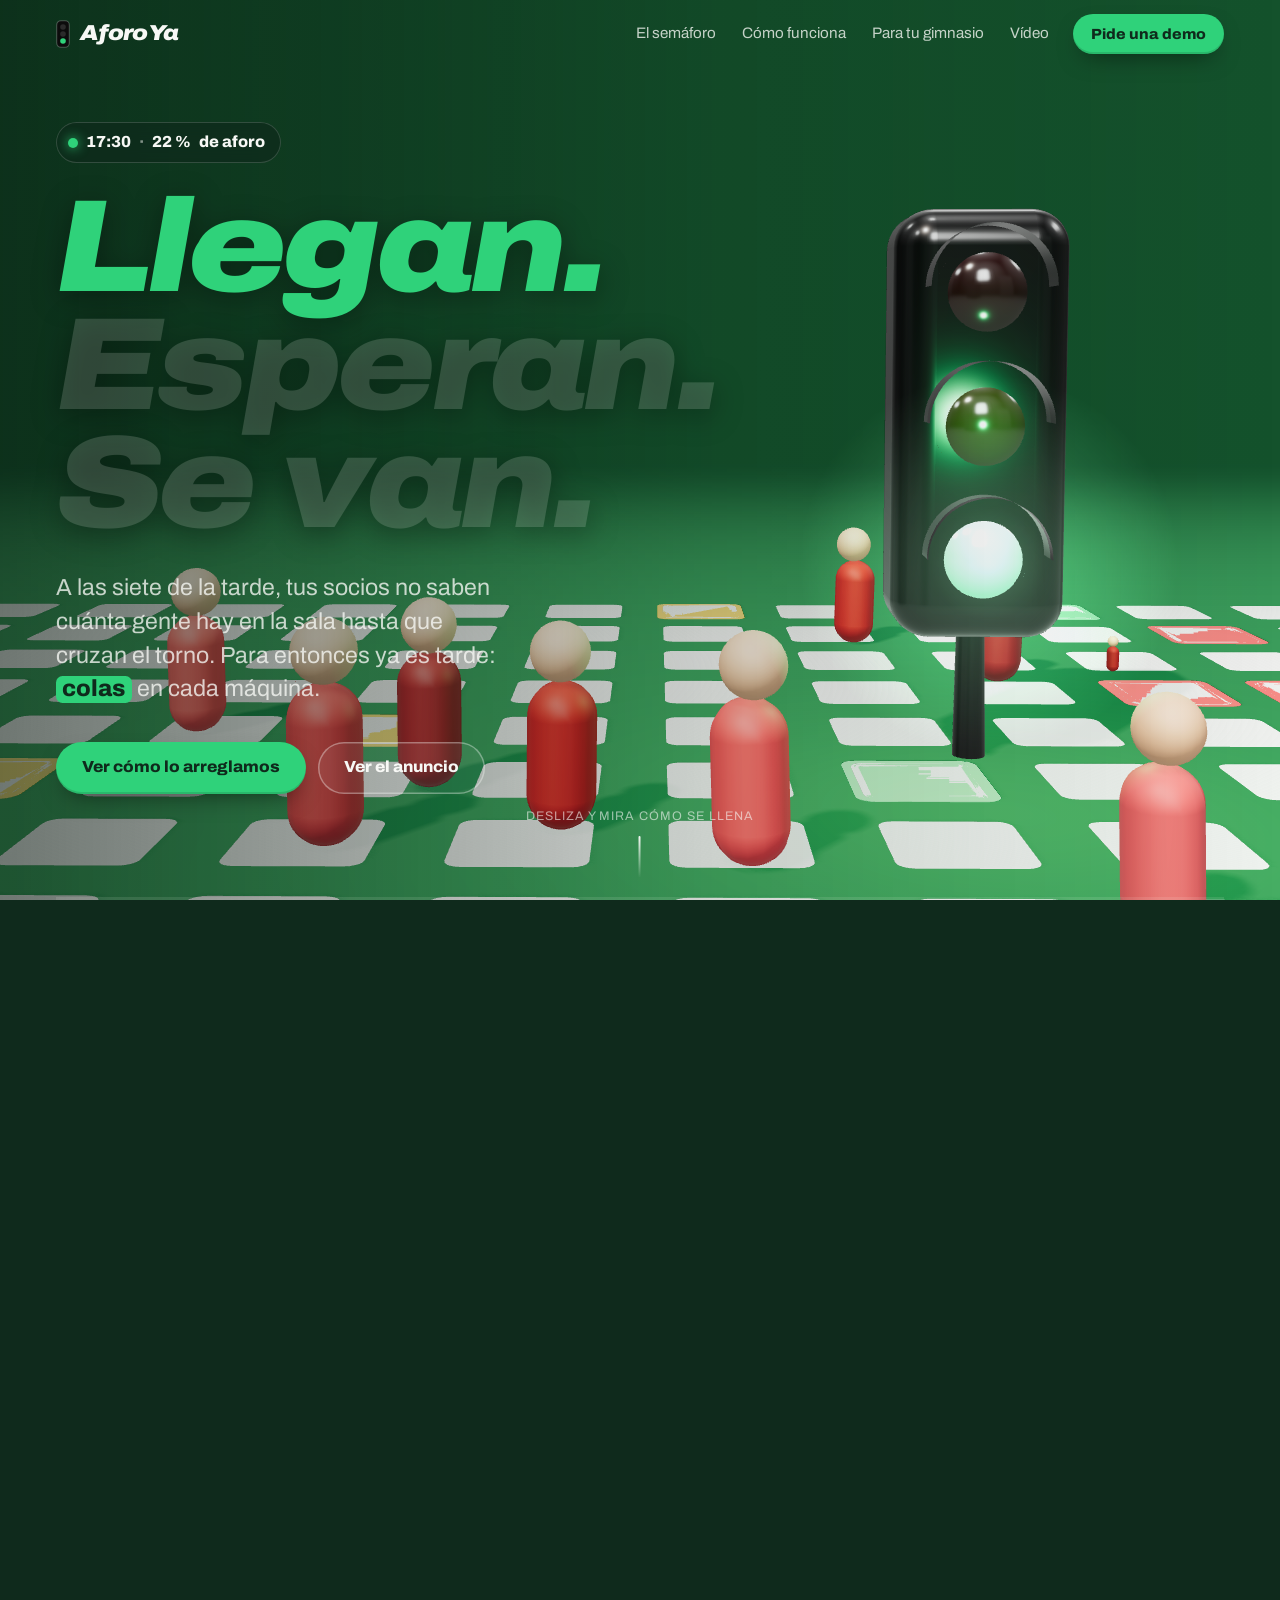
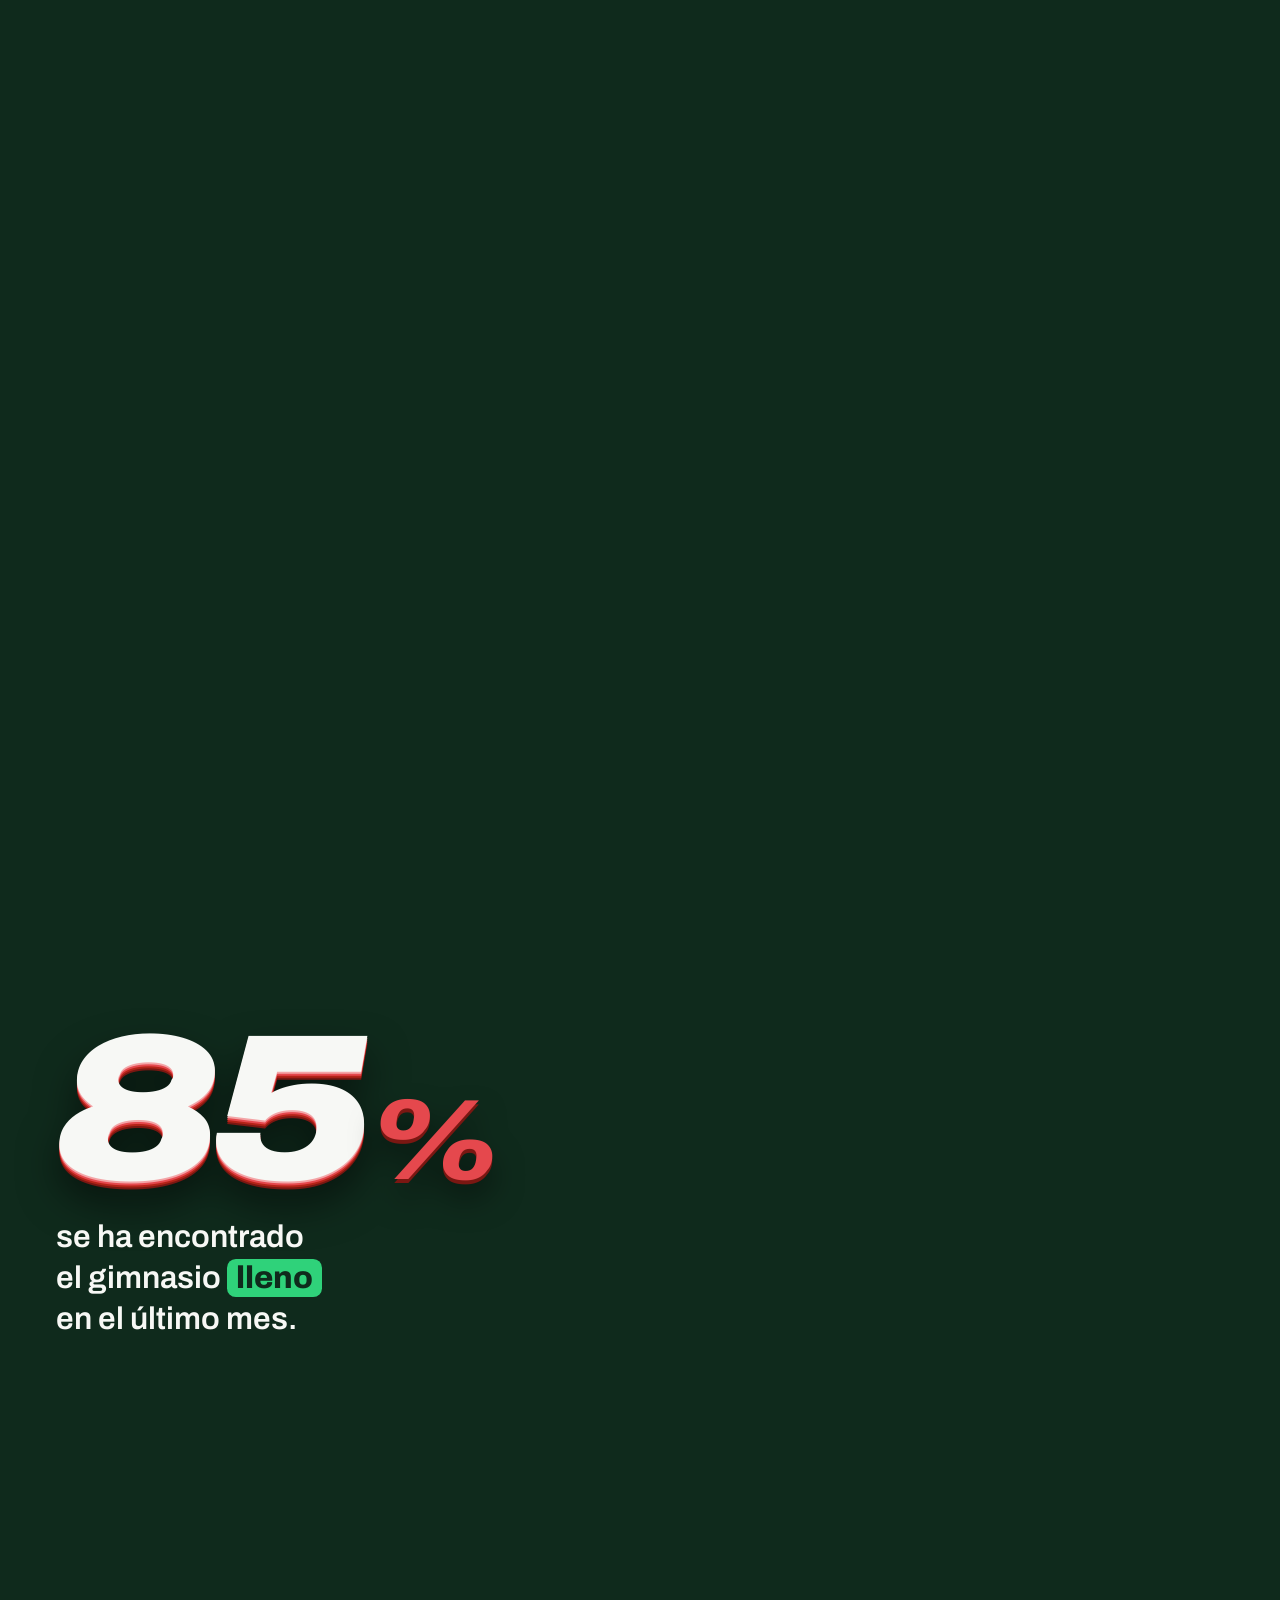
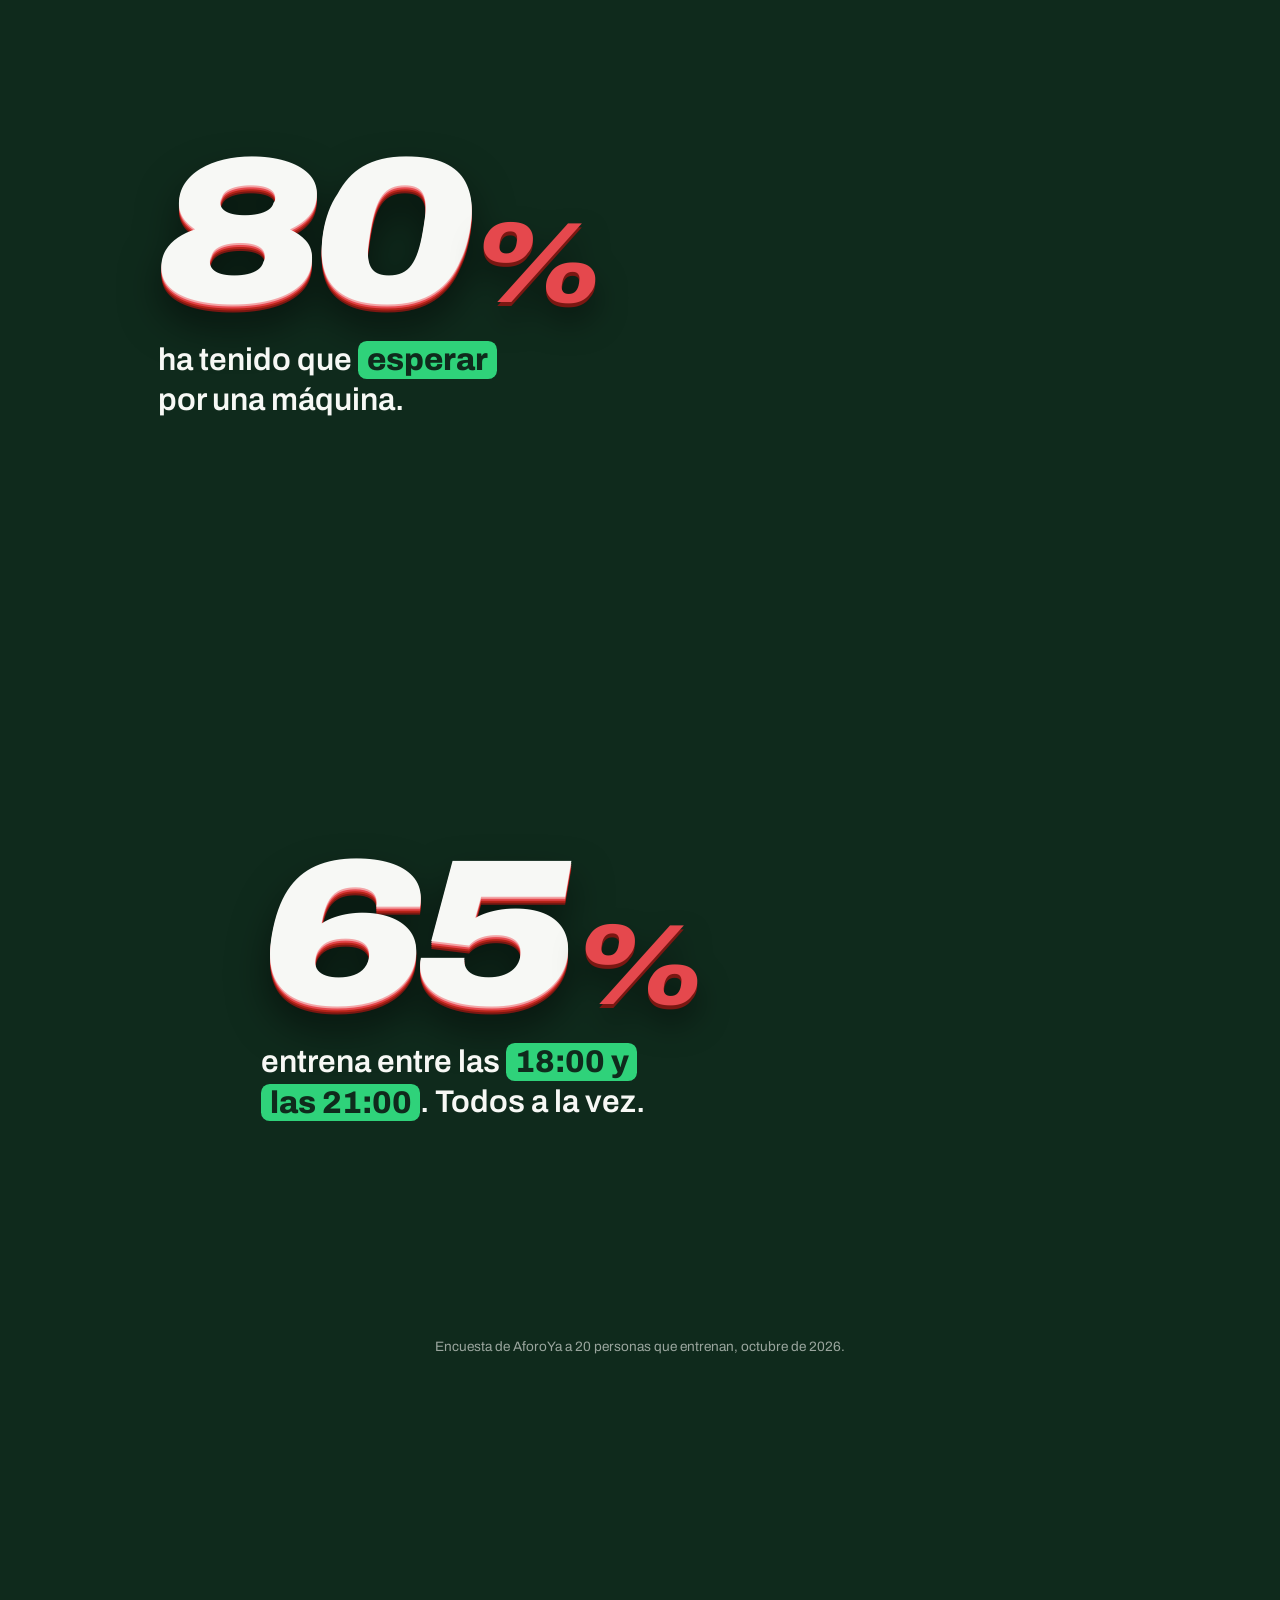
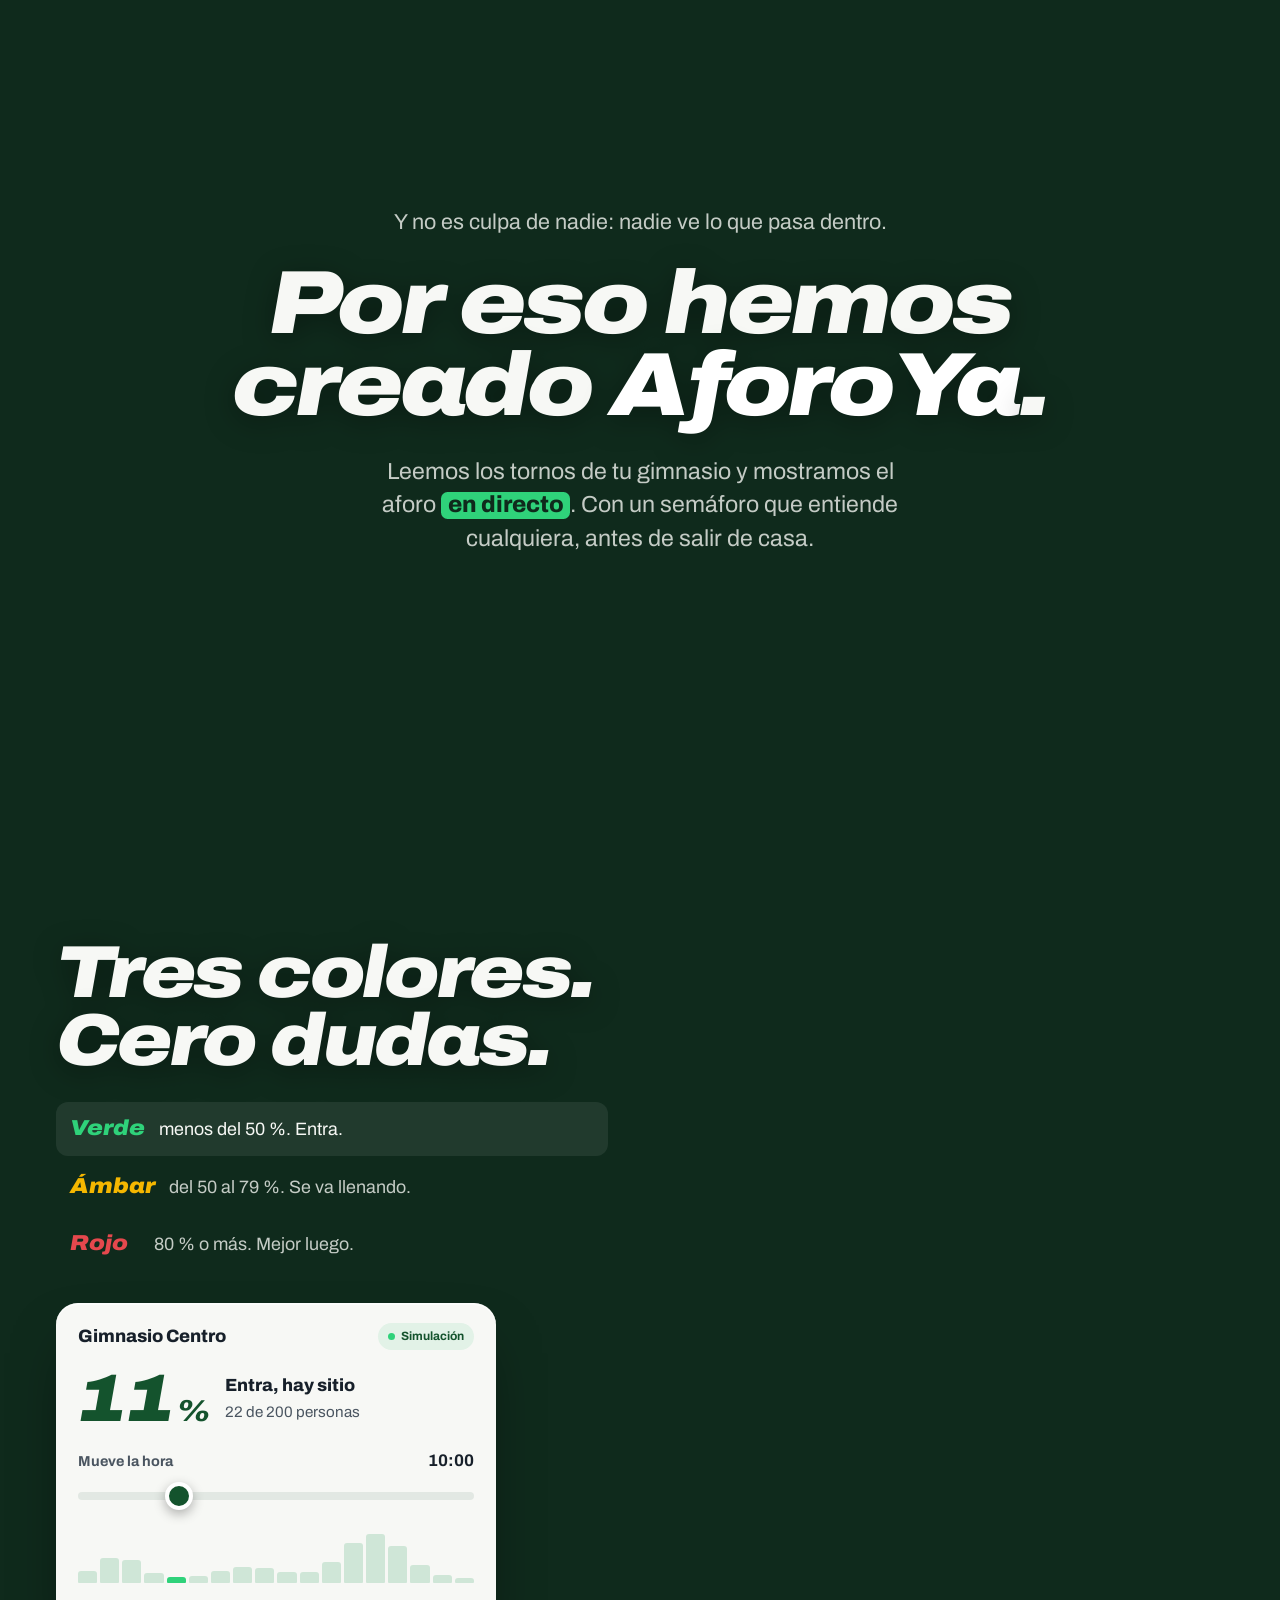
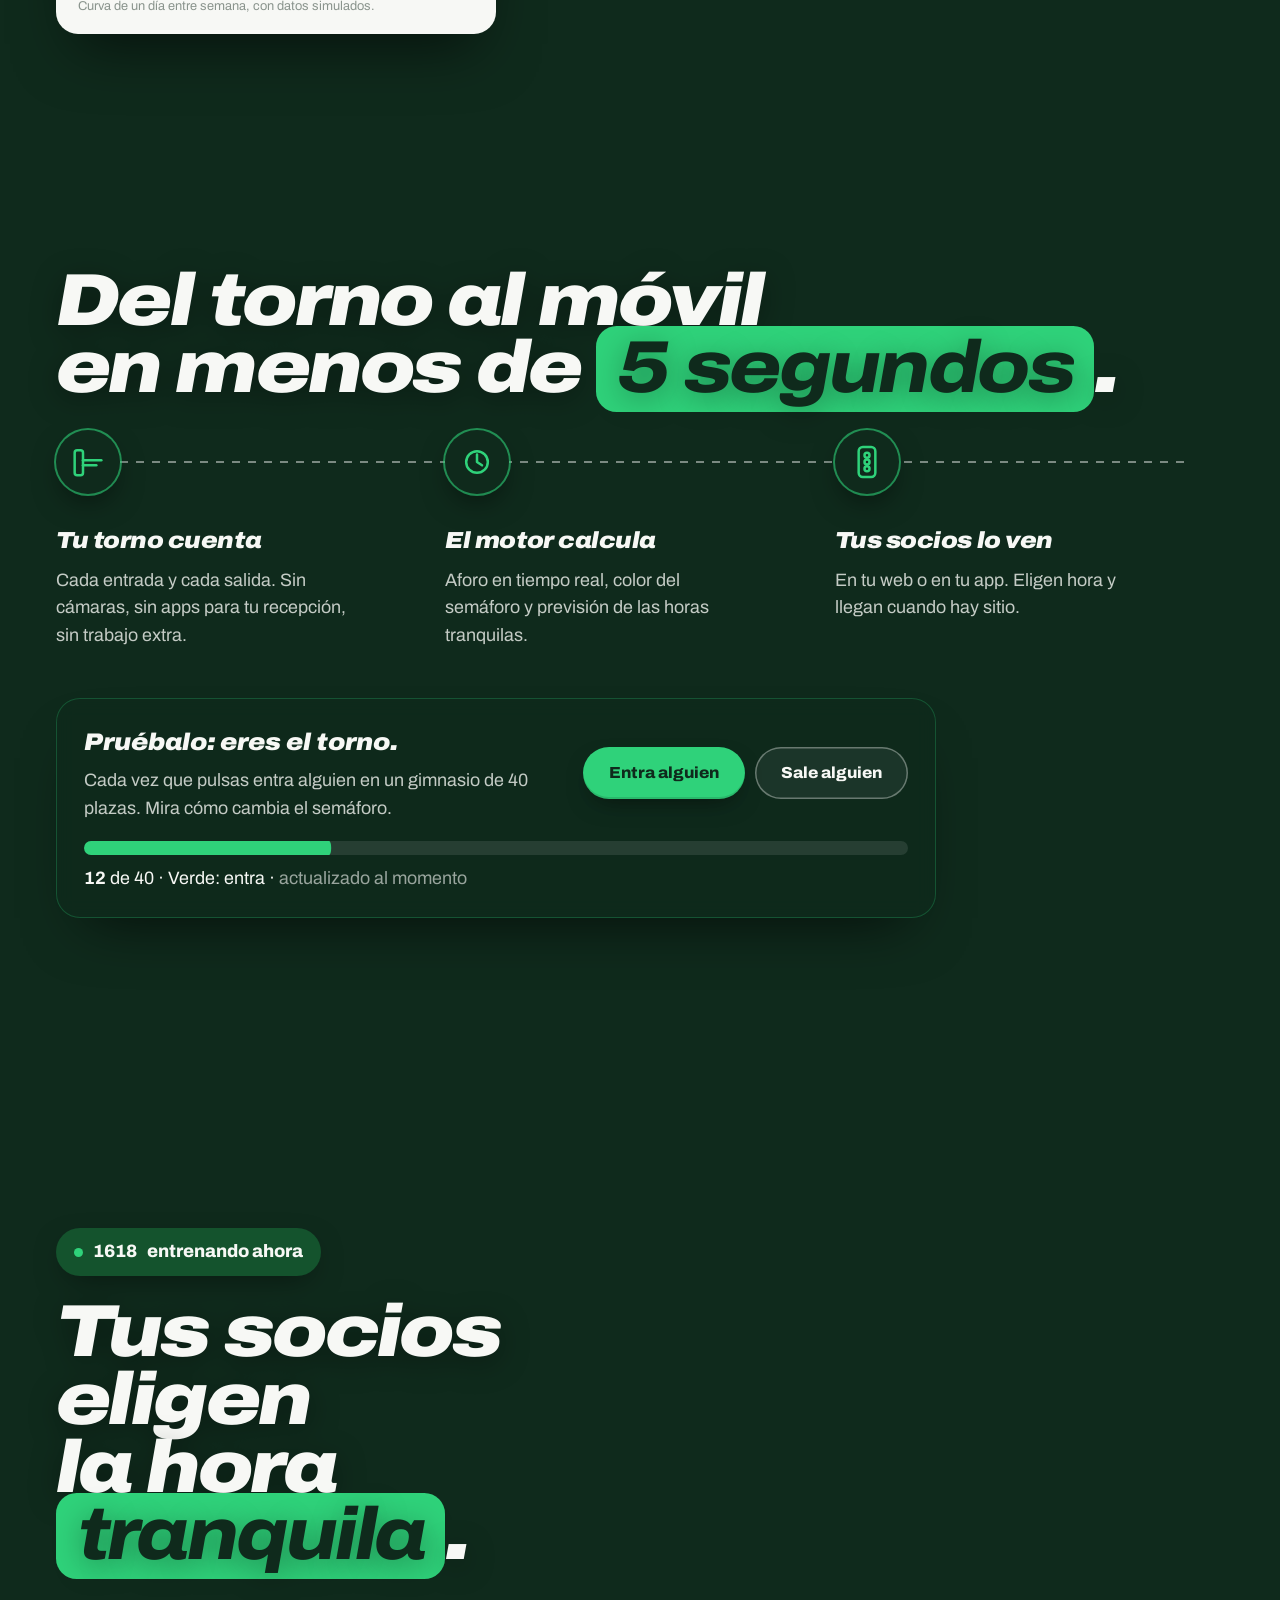
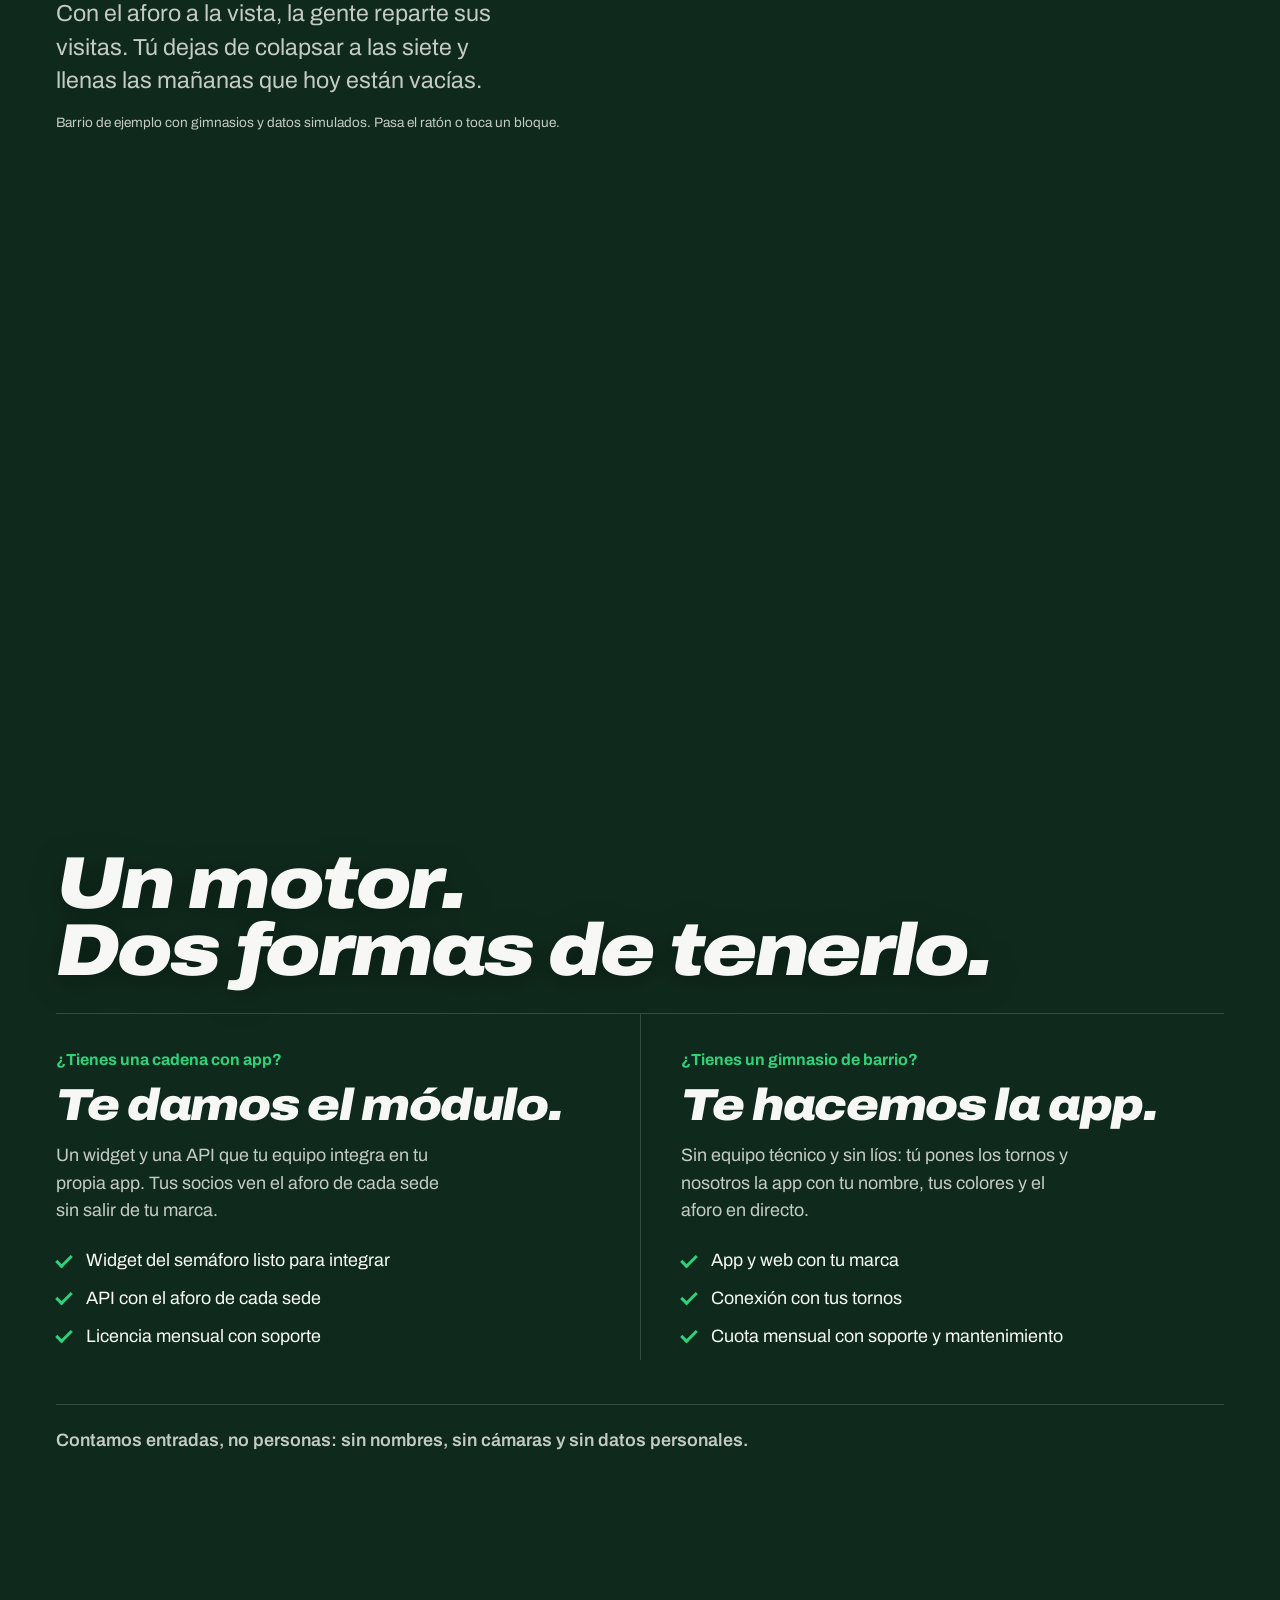
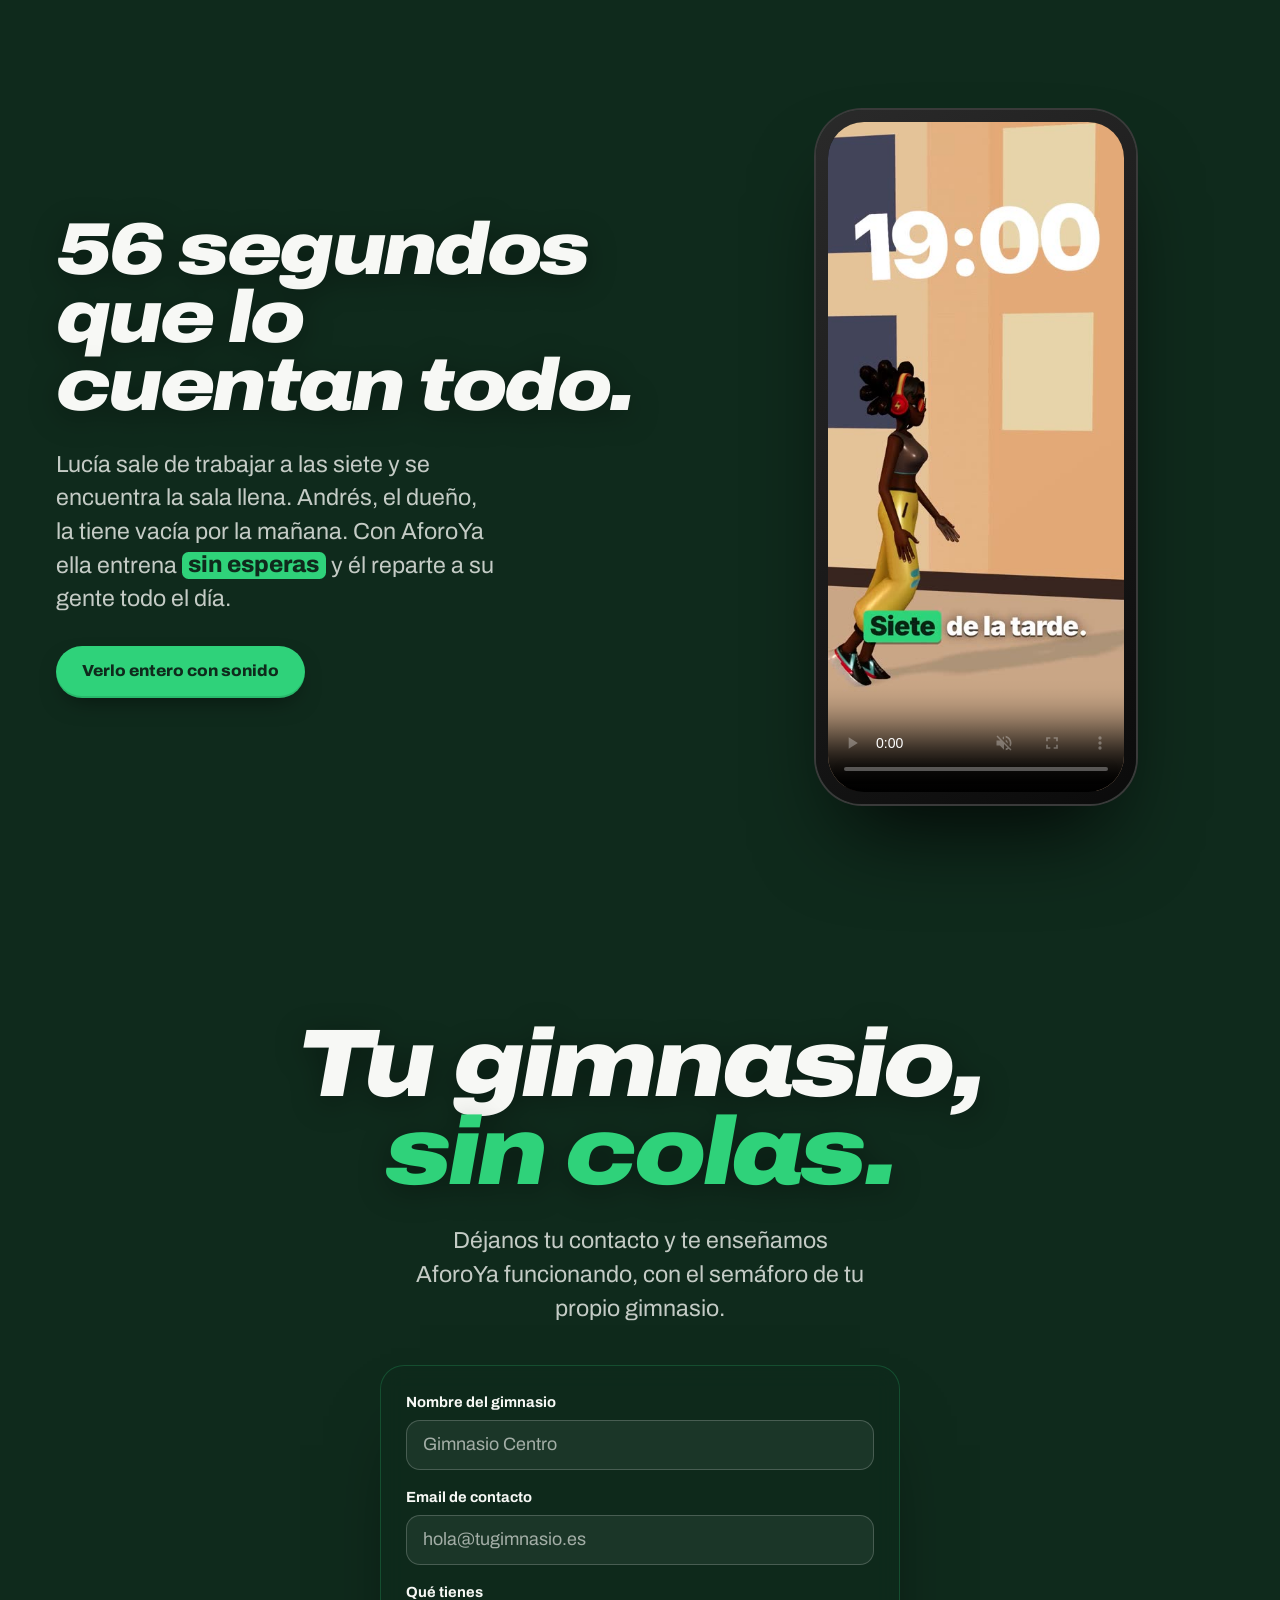
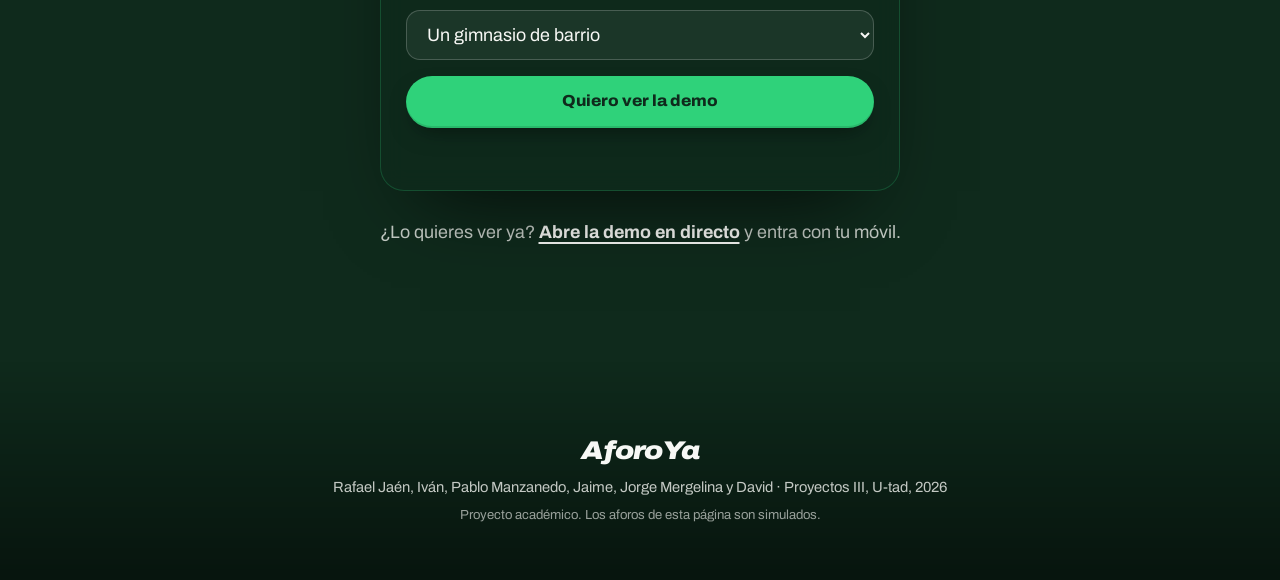
<file: web-sprint2/index.html>
<!DOCTYPE html>
<html lang="es">
<head>
  <meta charset="UTF-8">
  <meta name="viewport" content="width=device-width, initial-scale=1">
  <title>AforoYa · Tu gimnasio, sin colas</title>
  <meta name="description" content="AforoYa lee los tornos de tu gimnasio y muestra el aforo en directo con un semáforo. Tus socios eligen la hora tranquila y tu sala deja de colapsar a las siete.">
  <meta name="theme-color" content="#0f2a1c">
  <link rel="icon" href="data:image/svg+xml,%3Csvg xmlns='http://www.w3.org/2000/svg' viewBox='0 0 32 32'%3E%3Crect x='9' y='2' width='14' height='28' rx='5' fill='%2314532d'/%3E%3Ccircle cx='16' cy='9' r='3.2' fill='%23e5484d'/%3E%3Ccircle cx='16' cy='16' r='3.2' fill='%23f5b700'/%3E%3Ccircle cx='16' cy='23' r='3.2' fill='%232fd27a'/%3E%3C/svg%3E">
  <link rel="stylesheet" href="fonts/fuentes.css">
  <link rel="stylesheet" href="styles.css">
</head>
<body>
  <canvas id="escena" aria-hidden="true"></canvas>
  <div class="velo" aria-hidden="true"></div>

  <header class="barra">
    <a class="marca" href="#inicio" aria-label="AforoYa, inicio">
      <svg class="marca-icono" viewBox="0 0 20 40" aria-hidden="true"><rect x="1" y="1" width="18" height="38" rx="6"/><circle class="l-r" cx="10" cy="10" r="4"/><circle class="l-a" cx="10" cy="20" r="4"/><circle class="l-v" cx="10" cy="30" r="4"/></svg>
      <span>AforoYa</span>
    </a>
    <nav class="menu" aria-label="Secciones">
      <a href="#semaforo">El semáforo</a>
      <a href="#torno">Cómo funciona</a>
      <a href="#para-ti">Para tu gimnasio</a>
      <a href="#anuncio">Vídeo</a>
    </nav>
    <a class="boton boton-claro boton-peque" href="#contacto">Pide una demo</a>
  </header>

  <main>
    <!-- 1 · Apertura: la sección se queda fija y al deslizar pasa la tarde -->
    <section id="inicio" class="apertura" data-escena="cola" data-fija data-estado="verde">
      <div class="apertura-fija">
        <div class="contenido">
          <p class="reloj-hero" aria-hidden="true"><i></i><span id="h-hora">17:30</span><span class="sep">·</span><span id="h-pct">22 %</span><span>de aforo</span></p>
          <h1 class="titular" aria-label="Llegan. Esperan. Se van.">
            <span class="linea l1"><span>Llegan.</span></span>
            <span class="linea l2"><span>Esperan.</span></span>
            <span class="linea l3"><span>Se van.</span></span>
          </h1>
          <p class="entradilla">A las siete de la tarde, tus socios no saben cuánta gente hay en la sala hasta que cruzan el torno. Para entonces ya es tarde: <mark>colas</mark> en cada máquina.</p>
          <div class="acciones">
            <a class="boton boton-claro" href="#semaforo">Ver cómo lo arreglamos</a>
            <a class="boton boton-hueco" href="#anuncio">Ver el anuncio</a>
          </div>
        </div>
        <div class="progreso-hero" aria-hidden="true"><i id="h-barra"></i></div>
        <a class="desliza" href="#problema" aria-label="Bajar a la siguiente sección"><span>Desliza y mira cómo se llena</span><i></i></a>
      </div>
    </section>

    <!-- 2 · Problema con cifras -->
    <section id="problema" class="seccion problema" data-escena="agobio">
      <div class="cifras">
        <div class="cifra" data-valor="85">
          <p class="cifra-num"><span class="n">0</span><span class="pct">%</span></p>
          <p class="cifra-texto">se ha encontrado el gimnasio <mark>lleno</mark> en el último mes.</p>
        </div>
        <div class="cifra" data-valor="80">
          <p class="cifra-num"><span class="n">0</span><span class="pct">%</span></p>
          <p class="cifra-texto">ha tenido que <mark>esperar</mark> por una máquina.</p>
        </div>
        <div class="cifra" data-valor="65">
          <p class="cifra-num"><span class="n">0</span><span class="pct">%</span></p>
          <p class="cifra-texto">entrena entre las <mark>18:00 y las 21:00</mark>. Todos a la vez.</p>
        </div>
        <p class="fuente">Encuesta de AforoYa a 20 personas que entrenan, octubre de 2026.</p>
      </div>
    </section>

    <!-- 3 · El giro -->
    <section id="giro" class="seccion giro" data-escena="giro">
      <div class="contenido centrado">
        <p class="giro-previo">Y no es culpa de nadie: nadie ve lo que pasa dentro.</p>
        <h2 class="titular titular-giro">Por eso hemos creado <span class="logo-texto">AforoYa</span>.</h2>
        <p class="entradilla">Leemos los tornos de tu gimnasio y mostramos el aforo <mark class="verde">en directo</mark>. Con un semáforo que entiende cualquiera, antes de salir de casa.</p>
      </div>
    </section>

    <!-- 4 · Semáforo interactivo -->
    <section id="semaforo" class="seccion semaforo" data-escena="semaforo">
      <div class="dos-columnas">
        <div class="col-texto">
          <h2 class="titular titular-m">Tres colores.<br>Cero dudas.</h2>
          <ol class="leyenda" aria-label="Qué significa cada color">
            <li data-estado="verde"><b>Verde</b><span>menos del 50 %. Entra.</span></li>
            <li data-estado="ambar"><b>Ámbar</b><span>del 50 al 79 %. Se va llenando.</span></li>
            <li data-estado="rojo"><b>Rojo</b><span>80 % o más. Mejor luego.</span></li>
          </ol>

          <div class="widget" role="group" aria-labelledby="w-titulo">
            <div class="widget-cab">
              <p id="w-titulo" class="widget-nombre">Gimnasio Centro</p>
              <span class="en-directo"><i></i>Simulación</span>
            </div>
            <div class="widget-cuerpo">
              <p class="widget-pct"><span id="w-pct">23</span><small>%</small></p>
              <div class="widget-datos">
                <p class="widget-estado" id="w-estado">Entra, hay sitio</p>
                <p class="widget-personas"><span id="w-personas">46</span> de 200 personas</p>
              </div>
            </div>
            <label class="reloj" for="hora">
              <span>Mueve la hora</span>
              <output id="hora-txt" for="hora">10:00</output>
            </label>
            <input id="hora" type="range" min="6" max="23" step="0.25" value="10" aria-describedby="hora-ayuda">
            <div class="barras" id="barras" aria-hidden="true"></div>
            <p id="hora-ayuda" class="nota">Curva de un día entre semana, con datos simulados.</p>
          </div>
        </div>
        <div class="col-hueco" aria-hidden="true"></div>
      </div>
    </section>

    <!-- 5 · Del torno al semáforo -->
    <section id="torno" class="seccion torno" data-escena="torno">
      <div class="contenido">
        <h2 class="titular titular-m">Del torno al móvil<br>en menos de <mark class="verde">5 segundos</mark>.</h2>
        <div class="flujo">
          <div class="paso">
            <svg class="paso-icono" viewBox="0 0 48 48" aria-hidden="true"><rect x="8" y="10" width="10" height="30" rx="3"/><path d="M18 22h22"/><path d="M18 28h16"/></svg>
            <h3>Tu torno cuenta</h3>
            <p>Cada entrada y cada salida. Sin cámaras, sin apps para tu recepción, sin trabajo extra.</p>
          </div>
          <div class="paso">
            <svg class="paso-icono" viewBox="0 0 48 48" aria-hidden="true"><circle cx="24" cy="24" r="13"/><path d="M24 15v9l6 4"/></svg>
            <h3>El motor calcula</h3>
            <p>Aforo en tiempo real, color del semáforo y previsión de las horas tranquilas.</p>
          </div>
          <div class="paso">
            <svg class="paso-icono" viewBox="0 0 48 48" aria-hidden="true"><rect x="14" y="6" width="20" height="36" rx="5"/><circle cx="24" cy="16" r="3"/><circle cx="24" cy="24" r="3"/><circle cx="24" cy="32" r="3"/></svg>
            <h3>Tus socios lo ven</h3>
            <p>En tu web o en tu app. Eligen hora y llegan cuando hay sitio.</p>
          </div>
        </div>

        <div class="prueba" role="group" aria-labelledby="prueba-titulo">
          <div class="prueba-texto">
            <h3 id="prueba-titulo">Pruébalo: eres el torno.</h3>
            <p>Cada vez que pulsas entra alguien en un gimnasio de 40 plazas. Mira cómo cambia el semáforo.</p>
          </div>
          <div class="prueba-mandos">
            <button class="boton boton-claro" id="b-entra" type="button">Entra alguien</button>
            <button class="boton boton-hueco" id="b-sale" type="button">Sale alguien</button>
          </div>
          <div class="prueba-medidor" aria-live="polite">
            <div class="medidor"><div class="medidor-relleno" id="m-relleno"></div></div>
            <p class="medidor-texto"><b id="m-cuenta">12</b> de 40 · <span id="m-estado">Verde: entra</span> · <span class="latencia" id="m-lat">actualizado al momento</span></p>
          </div>
        </div>
      </div>
    </section>

    <!-- 6 · La ciudad -->
    <section id="ciudad" class="seccion ciudad" data-escena="ciudad">
      <div class="contenido">
        <p class="contador-ciudad"><i></i><span id="c-total">542</span> entrenando ahora</p>
        <h2 class="titular titular-m">Tus socios eligen<br>la hora <mark class="verde">tranquila</mark>.</h2>
        <p class="entradilla">Con el aforo a la vista, la gente reparte sus visitas. Tú dejas de colapsar a las siete y llenas las mañanas que hoy están vacías.</p>
        <p class="nota">Barrio de ejemplo con gimnasios y datos simulados. Pasa el ratón o toca un bloque.</p>
      </div>
      <div class="etiqueta-3d" id="etiqueta" hidden></div>
    </section>

    <!-- 7 · Dos líneas de negocio -->
    <section id="para-ti" class="seccion para-ti" data-escena="negocio">
      <div class="contenido">
        <h2 class="titular titular-m">Un motor.<br>Dos formas de tenerlo.</h2>
        <div class="lineas">
          <article class="linea-negocio">
            <h3>¿Tienes una cadena con app?</h3>
            <p class="linea-grande">Te damos el módulo.</p>
            <p>Un widget y una API que tu equipo integra en tu propia app. Tus socios ven el aforo de cada sede sin salir de tu marca.</p>
            <ul class="lista">
              <li>Widget del semáforo listo para integrar</li>
              <li>API con el aforo de cada sede</li>
              <li>Licencia mensual con soporte</li>
            </ul>
          </article>
          <article class="linea-negocio">
            <h3>¿Tienes un gimnasio de barrio?</h3>
            <p class="linea-grande">Te hacemos la app.</p>
            <p>Sin equipo técnico y sin líos: tú pones los tornos y nosotros la app con tu nombre, tus colores y el aforo en directo.</p>
            <ul class="lista">
              <li>App y web con tu marca</li>
              <li>Conexión con tus tornos</li>
              <li>Cuota mensual con soporte y mantenimiento</li>
            </ul>
          </article>
        </div>
        <p class="privacidad">Contamos entradas, no personas: sin nombres, sin cámaras y sin datos personales.</p>
      </div>
    </section>

    <!-- 8 · Vídeo -->
    <section id="anuncio" class="seccion anuncio" data-escena="anuncio">
      <div class="dos-columnas inversas">
        <div class="col-texto">
          <h2 class="titular titular-m">56 segundos<br>que lo cuentan todo.</h2>
          <p class="entradilla">Lucía sale de trabajar a las siete y se encuentra la sala llena. Andrés, el dueño, la tiene vacía por la mañana. Con AforoYa ella entrena <mark>sin esperas</mark> y él reparte a su gente todo el día.</p>
          <button class="boton boton-claro" id="b-sonido" type="button">Verlo entero con sonido</button>
        </div>
        <div class="movil">
          <video id="video" src="media/aforoya-anuncio.mp4" poster="media/poster.jpg" muted autoplay playsinline controls preload="auto" aria-label="Anuncio de AforoYa: Lucía y Andrés"></video>
        </div>
      </div>
    </section>

    <!-- 9 · Llamada a la acción -->
    <section id="contacto" class="seccion contacto" data-escena="final">
      <div class="contenido centrado">
        <h2 class="titular titular-final">Tu gimnasio,<br><span class="sin-colas">sin colas.</span></h2>
        <p class="entradilla">Déjanos tu contacto y te enseñamos AforoYa funcionando, con el semáforo de tu propio gimnasio.</p>

        <form class="formulario" id="formulario" novalidate>
          <div class="campo">
            <label for="f-gym">Nombre del gimnasio</label>
            <input id="f-gym" name="gimnasio" type="text" autocomplete="organization" required placeholder="Gimnasio Centro">
          </div>
          <div class="campo">
            <label for="f-mail">Email de contacto</label>
            <input id="f-mail" name="email" type="email" autocomplete="email" required placeholder="hola@tugimnasio.es">
          </div>
          <div class="campo">
            <label for="f-tipo">Qué tienes</label>
            <select id="f-tipo" name="tipo">
              <option value="barrio">Un gimnasio de barrio</option>
              <option value="cadena">Una cadena con app</option>
            </select>
          </div>
          <button class="boton boton-claro boton-ancho" type="submit">Quiero ver la demo</button>
          <p class="form-msg" id="form-msg" role="status" aria-live="polite"></p>
        </form>

        <p class="demo-vivo">¿Lo quieres ver ya? <a href="https://rafaeljaenhernandez-dev.github.io/PROYECTOS3/clase-gimnasio/pantalla.html" target="_blank" rel="noopener">Abre la demo en directo</a> y entra con tu móvil.</p>
      </div>
    </section>
  </main>

  <footer class="pie">
    <p class="pie-marca">AforoYa</p>
    <p>Rafael Jaén, Iván, Pablo Manzanedo, Jaime, Jorge Mergelina y David · Proyectos III, U-tad, 2026</p>
    <p class="pie-nota">Proyecto académico. Los aforos de esta página son simulados.</p>
  </footer>

  <!-- app.bundle.js = app.js + three.js en un solo fichero, para que funcione con doble clic -->
  <script src="app.bundle.js" defer></script>
</body>
</html>
</file>
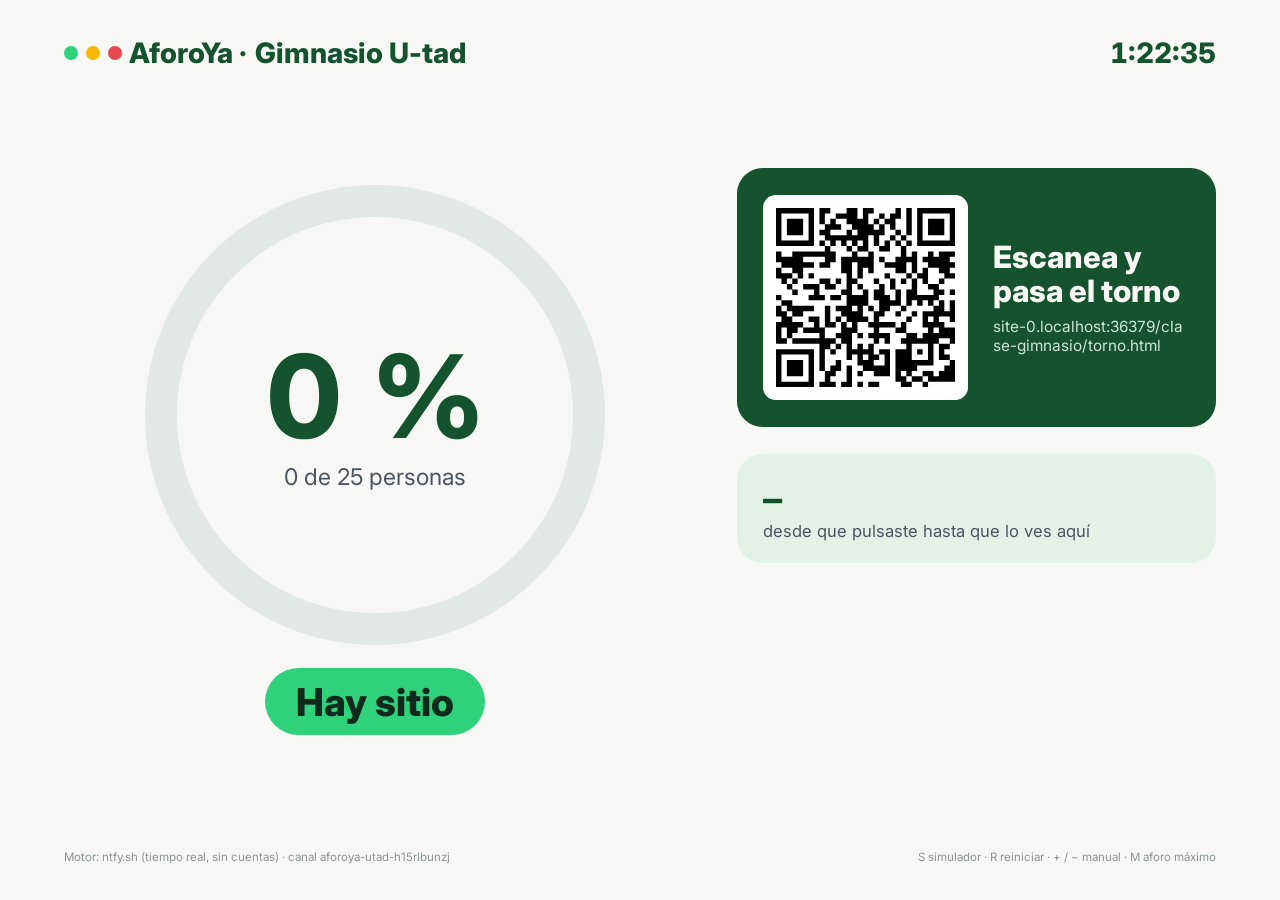
<file: clase-gimnasio/pantalla.html>
<!DOCTYPE html>
<html lang="es">
<head>
<meta charset="utf-8">
<meta name="viewport" content="width=device-width, initial-scale=1">
<title>AforoYa · Pantalla</title>
<link href="https://fonts.googleapis.com/css2?family=Inter:wght@400;600;800&display=swap" rel="stylesheet">
<script src="qrcode.js"></script>
<style>
  * { box-sizing: border-box; margin: 0; }
  html, body { height: 100%; }
  body { font-family: Inter, Arial, sans-serif; background: #f7f8f5; color: #17202a; display: flex; flex-direction: column; padding: 4vh 5vw; gap: 3vh; overflow: hidden; }
  header { display: flex; justify-content: space-between; align-items: center; }
  .marca { font-weight: 800; font-size: 2.2vw; color: #14532d; display: flex; gap: .6vw; align-items: center; }
  .punto { width: 1.1vw; height: 1.1vw; border-radius: 50%; display: inline-block; }
  #reloj { font-size: 2.2vw; font-weight: 800; color: #14532d; font-variant-numeric: tabular-nums; }
  main { flex: 1; display: grid; grid-template-columns: 1.3fr 1fr; gap: 4vw; align-items: center; }
  .widget { display: flex; flex-direction: column; align-items: center; gap: 2.5vh; }
  .anillo { width: min(36vw, 62vh); aspect-ratio: 1; border-radius: 50%; display: flex; flex-direction: column; align-items: center; justify-content: center;
            background: conic-gradient(var(--c) calc(var(--p) * 1%), #e2e8e3 0); transition: background .6s; position: relative; }
  .anillo::after { content: ""; position: absolute; inset: 7%; border-radius: 50%; background: #f7f8f5; }
  .anillo > * { position: relative; z-index: 1; }
  #pct { font-size: min(9vw, 16vh); font-weight: 800; line-height: 1; color: #14532d; font-variant-numeric: tabular-nums; }
  #personas { font-size: min(1.8vw, 3.2vh); color: #4a5560; margin-top: 1vh; }
  #estado { font-size: min(3vw, 5vh); font-weight: 800; padding: 1.2vh 2.4vw; border-radius: 999px; color: #0f2a1c; transition: background .6s; }
  .lado { display: flex; flex-direction: column; gap: 3vh; }
  .qrcaja { background: #14532d; color: #f7f8f5; border-radius: 2vw; padding: 3vh 2vw; display: flex; gap: 2vw; align-items: center; }
  #qr { background: #fff; padding: 1vw; border-radius: 1vw; }
  #qr svg { width: min(14vw, 26vh); height: min(14vw, 26vh); display: block; }
  .qrcaja h2 { font-size: 2.4vw; font-weight: 800; line-height: 1.1; }
  .qrcaja p { font-size: 1.2vw; color: #cfe6d7; margin-top: 1vh; word-break: break-all; }
  .latencia { background: #e2f2e7; border-radius: 2vw; padding: 2.4vh 2vw; }
  .latencia b { font-size: 3vw; color: #14532d; font-variant-numeric: tabular-nums; }
  .latencia span { font-size: 1.3vw; color: #4a5560; display: block; }
  ul { list-style: none; display: flex; flex-direction: column; gap: .8vh; font-size: 1.3vw; color: #4a5560; min-height: 18vh; }
  footer { display: flex; justify-content: space-between; font-size: .9vw; color: #8a948d; }
  #aviso { color: #b42318; font-weight: 600; }
</style>
</head>
<body>
<header>
  <div class="marca"><span class="punto" style="background:#2fd27a"></span><span class="punto" style="background:#f5b700"></span><span class="punto" style="background:#e5484d"></span>AforoYa · <span id="gimnasio"></span></div>
  <div id="reloj">--:--:--</div>
</header>
<main>
  <section class="widget">
    <div class="anillo" id="anillo" style="--p:0;--c:#2fd27a">
      <div id="pct">0 %</div>
      <div id="personas">0 de 25 personas</div>
    </div>
    <div id="estado" style="background:#2fd27a">Hay sitio</div>
  </section>
  <section class="lado">
    <div class="qrcaja">
      <div id="qr"></div>
      <div><h2>Escanea y pasa el torno</h2><p id="url"></p></div>
    </div>
    <div class="latencia"><b id="lat">–</b><span>desde que pulsaste hasta que lo ves aquí</span></div>
    <ul id="feed"></ul>
  </section>
</main>
<footer>
  <span id="modo"></span>
  <span id="aviso"></span>
  <span>S simulador · R reiniciar · + / − manual · M aforo máximo</span>
</footer>
<script src="config.js"></script>
<script src="motor.js"></script>
<script>
(async function () {
  const $ = (id) => document.getElementById(id);
  const { semaforo } = window.AforoYa;
  const NOMBRE_GIMNASIO = AforoYa.config.nombreGimnasio;
  let motor;
  try { motor = await AforoYa.listo; }
  catch (e) { $("aviso").textContent = "No se pudo conectar con Firebase: revisa config.js"; return; }
  $("gimnasio").textContent = NOMBRE_GIMNASIO;
  $("modo").textContent = "Motor: " + motor.modo;

  // QR que apunta al torno (misma carpeta que esta página)
  const urlTorno = new URL("torno.html", location.href).href;
  $("url").textContent = urlTorno.replace(/^https?:\/\//, "");
  try {
    const q = qrcode(0, "M"); q.addData(urlTorno); q.make();
    $("qr").innerHTML = q.createSvgTag({ cellSize: 8, margin: 0, scalable: true });
  } catch (e) { $("qr").textContent = "QR no disponible"; }
  if (location.protocol === "file:") $("aviso").textContent = "Abierto como archivo: vale para ensayar, pero el QR solo funciona con la web desplegada";

  // Aforo máximo por URL: pantalla.html?max=30
  const maxUrl = parseInt(new URLSearchParams(location.search).get("max"));
  if (maxUrl > 0) motor.fijarMaximo(maxUrl);

  setInterval(() => { $("reloj").textContent = new Date().toLocaleTimeString("es-ES"); }, 1000);

  let ultimo = 0;
  motor.escuchar(({ dentro, max, eventos }) => {
    const p = Math.min(100, Math.round((dentro / max) * 100));
    const s = semaforo(p);
    $("anillo").style.setProperty("--p", p);
    $("anillo").style.setProperty("--c", s.hex);
    $("pct").textContent = p + " %";
    $("personas").textContent = `${dentro} de ${max} personas`;
    $("estado").textContent = s.texto;
    $("estado").style.background = s.hex;

    const recientes = eventos.slice(-5).reverse();
    $("feed").innerHTML = recientes.map((e) => {
      const h = e.ts ? new Date(e.ts).toLocaleTimeString("es-ES") : "";
      const quien = e.origen === "simulador" ? "torno simulado" : "móvil";
      return `<li>${h} · ${e.tipo === "entra" ? "↗ Entra" : "↙ Sale"} alguien (${quien})</li>`;
    }).join("");

    const ev = eventos[eventos.length - 1];
    if (ev && ev.ts && ev.ts !== ultimo) {
      ultimo = ev.ts;
      const seg = Math.max(0, (motor.ahora() - ev.ts) / 1000);
      $("lat").textContent = seg.toFixed(1).replace(".", ",") + " s";
    }
  });

  // Plan B: simulador de tornos (tecla S) y controles del presentador
  let sim = null;
  document.addEventListener("keydown", async (k) => {
    if (k.key === "s" || k.key === "S") {
      if (sim) { clearInterval(sim); sim = null; $("aviso").textContent = ""; return; }
      $("aviso").textContent = "Simulador de tornos activo";
      sim = setInterval(() => motor.mover(Math.random() < 0.85 ? 1 : -1, "simulador"), 1200);
    }
    if (k.key === "r" || k.key === "R") { if (confirm("¿Reiniciar el aforo a 0?")) motor.reiniciar(); }
    if (k.key === "+") motor.mover(1, "simulador");
    if (k.key === "-") motor.mover(-1, "simulador");
    if (k.key === "m" || k.key === "M") { const m = parseInt(prompt("Aforo máximo (personas en clase):", "25")); if (m > 0) motor.fijarMaximo(m); }
  });
})();
</script>
</body>
</html>
</file>
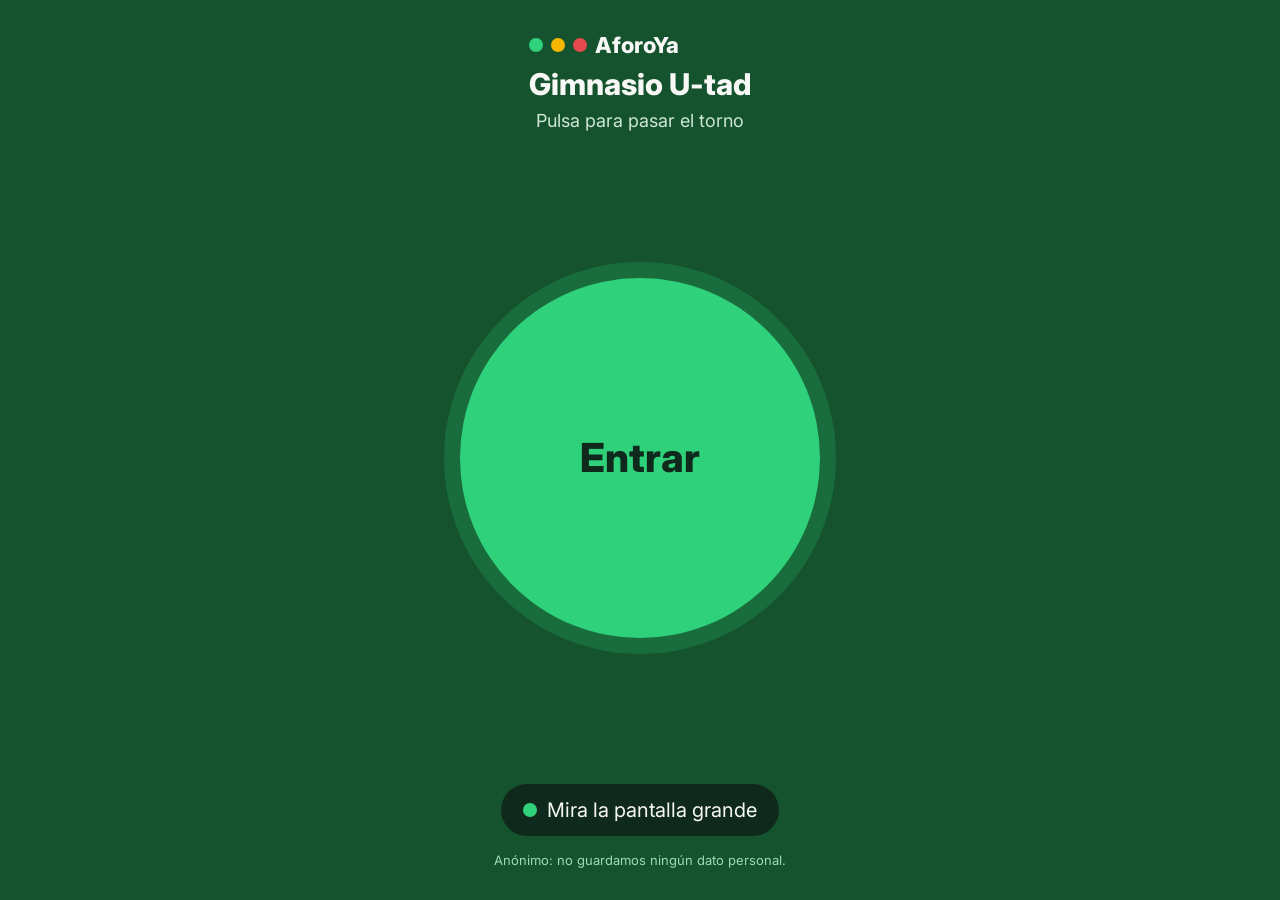
<file: clase-gimnasio/torno.html>
<!DOCTYPE html>
<html lang="es">
<head>
<meta charset="utf-8">
<meta name="viewport" content="width=device-width, initial-scale=1">
<title>AforoYa · Torno</title>
<link href="https://fonts.googleapis.com/css2?family=Inter:wght@400;600;800&display=swap" rel="stylesheet">
<style>
  * { box-sizing: border-box; margin: 0; }
  body { font-family: Inter, Arial, sans-serif; background: #14532d; color: #f7f8f5; min-height: 100vh;
         display: flex; flex-direction: column; align-items: center; justify-content: space-between; padding: 32px 24px; text-align: center; }
  .marca { font-weight: 800; font-size: 22px; display: flex; gap: 8px; align-items: center; }
  .punto { width: 14px; height: 14px; border-radius: 50%; display: inline-block; }
  h1 { font-size: 30px; font-weight: 800; margin-top: 8px; }
  .estado { font-size: 18px; color: #cfe6d7; margin-top: 8px; }
  button { width: min(78vw, 360px); aspect-ratio: 1; border-radius: 50%; border: none; font-family: inherit;
           font-size: 40px; font-weight: 800; cursor: pointer; transition: transform .1s, background .3s; }
  button:active { transform: scale(.96); }
  .entrar { background: #2fd27a; color: #0f2a1c; box-shadow: 0 0 0 16px rgba(47,210,122,.2); }
  .salir  { background: #f7f8f5; color: #14532d; box-shadow: 0 0 0 16px rgba(247,248,245,.15); }
  .aforo { font-size: 20px; padding: 14px 22px; border-radius: 999px; background: #0f2a1c; display: inline-flex; gap: 10px; align-items: center; }
  .pie { font-size: 13px; color: #9fd9b4; }
</style>
</head>
<body>
  <div>
    <div class="marca"><span class="punto" style="background:#2fd27a"></span><span class="punto" style="background:#f5b700"></span><span class="punto" style="background:#e5484d"></span>AforoYa</div>
    <h1 id="titulo">Torno de entrada</h1>
    <p class="estado" id="estado">Pulsa para entrar en el gimnasio</p>
  </div>
  <button id="boton" class="entrar">Entrar</button>
  <div>
    <p class="aforo"><span class="punto" id="luz" style="background:#2fd27a"></span><span id="aforo">…</span></p>
    <p class="pie" style="margin-top:16px">Anónimo: no guardamos ningún dato personal.</p>
  </div>
<script src="config.js"></script>
<script src="motor.js"></script>
<script>
(async function () {
  const { semaforo } = window.AforoYa;
  const NOMBRE_GIMNASIO = AforoYa.config.nombreGimnasio, SALA = AforoYa.config.sala;
  let motor;
  try { motor = await AforoYa.listo; }
  catch (e) { document.getElementById("estado").textContent = "No se pudo conectar con el motor (revisa config.js)"; return; }
  const clave = "aforoya-dentro-" + SALA;
  const boton = document.getElementById("boton");
  document.getElementById("titulo").textContent = NOMBRE_GIMNASIO;
  let dentro = localStorage.getItem(clave) === "1";
  let ocupado = false;
  function pintar() {
    boton.textContent = dentro ? "Salir" : "Entrar";
    boton.className = dentro ? "salir" : "entrar";
    document.getElementById("estado").textContent = dentro ? "Estás dentro. ¡A entrenar!" : "Pulsa para pasar el torno";
  }
  boton.addEventListener("click", async () => {
    if (ocupado) return;
    ocupado = true;
    try {
      await motor.mover(dentro ? -1 : 1, "movil");
      dentro = !dentro;
      localStorage.setItem(clave, dentro ? "1" : "0");
      if (navigator.vibrate) navigator.vibrate(60);
      pintar();
    } catch (e) {
      document.getElementById("estado").textContent = "Sin conexión: inténtalo otra vez";
    } finally { ocupado = false; }
  });
  if (AforoYa.modo === "ntfy") {
    document.getElementById("aforo").textContent = "Mira la pantalla grande";
  } else motor.escuchar(({ dentro: n, max }) => {
    const p = Math.round((n / max) * 100);
    const s = semaforo(p);
    document.getElementById("luz").style.background = s.hex;
    document.getElementById("aforo").textContent = `${s.texto} · ${p} %`;
  });
  pintar();
})();
</script>
</body>
</html>
</file>
<file: web-sprint2/fonts/fuentes.css>
/* Archivo (Google Fonts, licencia OFL), incrustada en base64 para que la web
   funcione abriendo index.html con doble clic, sin servidor. */
@font-face {
  font-family: "Archivo";
  src: url("[data-uri]") format("woff2");
  font-weight: 100 900;
  font-stretch: 62% 125%;
  font-style: normal;
  font-display: swap;
}
@font-face {
  font-family: "Archivo";
  src: url("[data-uri]") format("woff2");
  font-weight: 100 900;
  font-stretch: 62% 125%;
  font-style: italic;
  font-display: swap;
}
</file>
<file: web-sprint2/styles.css>
/* AforoYa · one page del Sprint 2
   Mundo visual: el del anuncio. Noche roja de hora punta que se vuelve verde
   cuando aparece el aforo. Letra Archivo muy negra y en cursiva, palabras clave
   resaltadas en una pastilla verde, semáforo 3D de plástico brillante. */

/* Las fuentes van en fonts/fuentes.css (incrustadas para que funcione sin servidor) */

:root {
  /* Colores de la app (clase-gimnasio/pantalla.html y torno.html) */
  --rojo: #e5484d;
  --rojo-hondo: #0f2a1c;
  --ambar: #f5b700;
  --verde: #2fd27a;
  --verde-pastilla: #2fd27a;
  --verde-hondo: #14532d;
  --menta: #cfe6d7;
  --tinta: #f7f8f5;
  --tinta-suave: rgba(247, 248, 245, 0.78);
  --tinta-tenue: rgba(247, 248, 245, 0.6);
  --linea-clara: rgba(247, 248, 245, 0.16);
  --ease-out: cubic-bezier(0.23, 1, 0.32, 1);
  --ease-in-out: cubic-bezier(0.77, 0, 0.175, 1);
  --radio: 18px;
  --ancho: min(1180px, 100% - 2 * clamp(20px, 5vw, 56px));
  color-scheme: dark;
}

*, *::before, *::after { box-sizing: border-box; }

html {
  scroll-behavior: smooth;
  -webkit-text-size-adjust: 100%;
  scrollbar-color: rgba(247, 248, 245, 0.35) transparent;
  scrollbar-width: thin;
}
@media (prefers-reduced-motion: reduce) { html { scroll-behavior: auto; } }

body {
  margin: 0;
  font-family: "Archivo", system-ui, sans-serif;
  font-stretch: 100%;
  font-size: clamp(1rem, 0.96rem + 0.2vw, 1.125rem);
  line-height: 1.55;
  color: var(--tinta);
  background: var(--rojo-hondo);
  caret-color: var(--verde);
  -webkit-font-smoothing: antialiased;
  overflow-x: hidden;
}
::selection { background: var(--verde-pastilla); color: #0f2a1c; }
::-webkit-scrollbar { width: 10px; }
::-webkit-scrollbar-thumb { background: rgba(247, 248, 245, 0.3); border-radius: 10px; border: 3px solid transparent; background-clip: padding-box; }

a { color: inherit; text-underline-offset: 0.22em; text-decoration-thickness: 1.5px; }
:focus-visible { outline: 3px solid var(--verde-pastilla); outline-offset: 3px; border-radius: 6px; }

/* Lienzo 3D fijo detrás de todo */
#escena {
  position: fixed;
  inset: 0;
  width: 100%;
  height: 100%;
  z-index: 0;
  display: block;
}
.velo {
  position: fixed;
  inset: 0;
  z-index: 1;
  pointer-events: none;
  background: linear-gradient(90deg, rgba(7, 22, 14, 0.55) 0%, rgba(7, 22, 14, 0.15) 55%, rgba(7, 22, 14, 0) 100%);
  transition: opacity 600ms ease;
}
body.velo-centro .velo { background: radial-gradient(ellipse at 50% 50%, rgba(7, 22, 14, 0.5), rgba(7, 22, 14, 0.1) 70%); }
body.velo-off .velo { opacity: 0; }
body.velo-fuerte .velo { background: linear-gradient(180deg, rgba(15, 42, 28, 0.82), rgba(15, 42, 28, 0.7)); }
@media (max-width: 860px) {
  .velo, body.velo-centro .velo, body.velo-off .velo { opacity: 1; background: linear-gradient(180deg, rgba(7, 22, 14, 0.5), rgba(7, 22, 14, 0.35) 60%, rgba(7, 22, 14, 0.5)); }
}

main, .pie, .barra { position: relative; z-index: 2; }

/* Barra superior */
.barra {
  position: fixed;
  top: 0; left: 0; right: 0;
  display: flex;
  align-items: center;
  gap: 24px;
  padding: 14px clamp(20px, 5vw, 56px);
  z-index: 10;
  transition: background-color 300ms ease, backdrop-filter 300ms ease;
}
.barra.con-fondo { background: rgba(15, 42, 28, 0.62); backdrop-filter: blur(14px) saturate(1.3); -webkit-backdrop-filter: blur(14px) saturate(1.3); }
.marca { display: inline-flex; align-items: center; gap: 10px; text-decoration: none; font-weight: 900; font-style: italic; font-stretch: 112%; font-size: 1.35rem; letter-spacing: -0.03em; }
.marca-icono { width: 14px; height: 28px; }
.marca-icono rect { fill: #0c0c0c; stroke: rgba(255,255,255,0.25); stroke-width: 1.5; }
.marca-icono circle { fill: #2b2b2b; transition: fill 300ms ease; }
body[data-luz="rojo"] .marca-icono .l-r { fill: var(--rojo); }
body[data-luz="ambar"] .marca-icono .l-a { fill: var(--ambar); }
body[data-luz="verde"] .marca-icono .l-v { fill: var(--verde); }
.menu { display: flex; gap: 26px; margin-left: auto; font-size: 0.95rem; }
.menu a { text-decoration: none; color: var(--tinta-suave); transition: color 160ms ease; }
@media (hover: hover) and (pointer: fine) { .menu a:hover { color: var(--tinta); } }
@media (max-width: 860px) { .menu { display: none; } .barra .boton-peque { margin-left: auto; } }

/* Botones */
.boton {
  --fondo: var(--verde-pastilla);
  display: inline-flex;
  align-items: center;
  justify-content: center;
  gap: 10px;
  min-height: 52px;
  padding: 0 26px;
  border-radius: 999px;
  border: 0;
  font: inherit;
  font-weight: 800;
  font-stretch: 105%;
  font-size: 1rem;
  text-decoration: none;
  cursor: pointer;
  transition: transform 160ms var(--ease-out), background-color 200ms ease, box-shadow 200ms ease, color 200ms ease;
  -webkit-tap-highlight-color: transparent;
}
.boton:active { transform: scale(0.97); }
.boton-claro { background: var(--fondo); color: #0f2a1c; box-shadow: 0 10px 24px -10px rgba(0, 0, 0, 0.55), inset 0 -2px 0 rgba(0,0,0,0.12); }
@media (hover: hover) and (pointer: fine) { .boton-claro:hover { background: #5ee39b; } }
.boton-hueco { background: rgba(247, 248, 245, 0.06); color: var(--tinta); box-shadow: inset 0 0 0 1.5px rgba(247, 248, 245, 0.35); }
@media (hover: hover) and (pointer: fine) { .boton-hueco:hover { background: rgba(247, 248, 245, 0.12); } }
.boton-peque { min-height: 40px; padding: 0 18px; font-size: 0.92rem; }
.boton-ancho { width: 100%; }
.boton[disabled] { opacity: 0.5; cursor: not-allowed; transform: none; }

/* Pastilla de palabra clave (la del anuncio) */
mark {
  background: var(--verde-pastilla);
  color: #0f2a1c;
  padding: 0.02em 0.28em 0.06em;
  border-radius: 0.28em;
  font-weight: 800;
  box-decoration-break: clone;
  -webkit-box-decoration-break: clone;
}

/* Secciones */
.seccion { position: relative; min-height: 100vh; min-height: 100svh; display: flex; align-items: center; padding: 120px 0 96px; }
.contenido, .dos-columnas, .cifras { width: var(--ancho); margin-inline: auto; }
.centrado { text-align: center; display: flex; flex-direction: column; align-items: center; }

.titular {
  margin: 0;
  font-weight: 900;
  font-style: italic;
  font-stretch: 115%;
  line-height: 0.92;
  letter-spacing: -0.035em;
  text-wrap: balance;
  font-size: clamp(3rem, 1.4rem + 7vw, 6rem);
  text-shadow: 0 6px 30px rgba(0, 0, 0, 0.35);
}
.titular-m { font-size: clamp(2.4rem, 1.4rem + 4.4vw, 4.6rem); margin-bottom: 28px; }
.entradilla { max-width: 34ch; font-size: clamp(1.15rem, 1rem + 0.6vw, 1.45rem); line-height: 1.45; color: var(--tinta-suave); margin: 28px 0 0; text-wrap: pretty; }
.centrado .entradilla { max-width: 40ch; }
.nota { font-size: 0.85rem; color: var(--tinta-tenue); margin: 14px 0 0; }

/* 1 · Apertura: 260vh de alto con el contenido fijo; al deslizar pasa la tarde
   (17:30 a 19:00), el aforo sube y se enciende la palabra de cada color */
.apertura { position: relative; height: 260vh; }
.apertura-fija { position: sticky; top: 0; height: 100vh; height: 100svh; display: flex; align-items: center; padding: 88px 0 72px; overflow: hidden; }
.reloj-hero { display: inline-flex; align-items: center; gap: 8px; margin: 0 0 26px; padding: 8px 16px 8px 12px; border-radius: 999px; background: rgba(15, 42, 28, 0.7); box-shadow: inset 0 0 0 1px rgba(247, 248, 245, 0.16); font-weight: 800; font-size: 1rem; font-variant-numeric: tabular-nums; backdrop-filter: blur(8px); -webkit-backdrop-filter: blur(8px); }
.reloj-hero i { width: 10px; height: 10px; border-radius: 50%; background: var(--c-estado); box-shadow: 0 0 12px var(--c-estado); transition: background-color 300ms ease, box-shadow 300ms ease; }
.reloj-hero .sep { opacity: 0.5; }
.apertura { --c-estado: var(--verde); }
.apertura[data-estado="ambar"] { --c-estado: var(--ambar); }
.apertura[data-estado="rojo"] { --c-estado: var(--rojo); }
.apertura .titular { font-size: clamp(3.4rem, 1.2rem + 9vw, 8.2rem); line-height: 0.9; }
.apertura .linea { display: block; will-change: transform; }
.apertura .linea > span { display: inline-block; color: rgba(247, 248, 245, 0.16); }
.apertura[data-estado="verde"] .l1 > span { color: var(--verde); }
.apertura[data-estado="ambar"] .l1 > span { color: var(--tinta); }
.apertura[data-estado="ambar"] .l2 > span { color: var(--ambar); }
.apertura[data-estado="rojo"] .l1 > span, .apertura[data-estado="rojo"] .l2 > span { color: var(--tinta); }
.apertura[data-estado="rojo"] .l3 > span { color: var(--rojo); }
.progreso-hero { position: absolute; left: clamp(20px, 5vw, 56px); right: clamp(20px, 5vw, 56px); bottom: 0; height: 3px; background: rgba(247, 248, 245, 0.1); }
.progreso-hero i { display: block; height: 100%; background: var(--c-estado); transform-origin: left; transform: scaleX(0); transition: background-color 300ms ease; }
.acciones { display: flex; flex-wrap: wrap; gap: 12px; margin-top: 36px; }
.desliza { position: absolute; left: 50%; bottom: 22px; transform: translateX(-50%); display: flex; flex-direction: column; align-items: center; gap: 10px; font-size: 0.78rem; letter-spacing: 0.08em; text-transform: uppercase; text-decoration: none; color: var(--tinta-tenue); transition: opacity 300ms ease; }
.desliza i { width: 2px; height: 42px; background: linear-gradient(var(--tinta), transparent); border-radius: 2px; transform-origin: top; animation: goteo 2.2s var(--ease-in-out) infinite; }
.apertura.avanzada .desliza { opacity: 0; }
@keyframes goteo { 0% { transform: scaleY(0); opacity: 1; } 60% { transform: scaleY(1); opacity: 1; } 100% { transform: scaleY(1); opacity: 0; } }
@media (max-width: 860px) {
  .apertura .acciones { margin-top: 26px; }
  .apertura .entradilla { font-size: 1.05rem; margin-top: 20px; }
  .desliza { display: none; }
}

/* Entradas al hacer scroll: cada bloque entra a su manera */
.aparece { opacity: 0; transform: translateY(28px); filter: blur(6px); transition: opacity 700ms var(--ease-out), transform 900ms var(--ease-out), filter 700ms var(--ease-out); }
.aparece.visible { opacity: 1; transform: none; filter: none; }
.apertura .linea > span { opacity: 0; transform: translateY(0.4em) skewX(-6deg); filter: blur(8px); transition: opacity 800ms var(--ease-out), transform 900ms var(--ease-out), filter 800ms var(--ease-out), color 350ms ease; }
body.listo .apertura .linea > span { opacity: 1; transform: none; filter: none; }
body.listo .apertura .l2 > span { transition-delay: 140ms, 140ms, 140ms, 0ms; }
body.listo .apertura .l3 > span { transition-delay: 280ms, 280ms, 280ms, 0ms; }

/* 2 · Cifras */
.problema { display: block; padding: 0; }
.cifras { padding: 10vh 0 18vh; }
.cifra { min-height: 78vh; display: flex; flex-direction: column; justify-content: center; }
.cifra:nth-child(2) { padding-left: 8vw; }
.cifra:nth-child(3) { padding-left: 16vw; }
@media (max-width: 860px) { .cifra:nth-child(n) { padding-left: 0; } }
.cifra-num {
  margin: 0;
  font-weight: 900;
  font-style: italic;
  font-stretch: 120%;
  font-size: clamp(6rem, 3rem + 15vw, 13rem);
  line-height: 0.85;
  letter-spacing: -0.045em;
  font-variant-numeric: tabular-nums;
  color: #f7f8f5;
  text-shadow: 0 2px 0 #f3a5a7, 0 4px 0 #e5484d, 0 6px 0 #b42318, 0 8px 0 #7a1712, 0 22px 40px rgba(0, 0, 0, 0.55);
  transform: scale(0.92);
  opacity: 0.2;
  transition: transform 900ms var(--ease-out), opacity 700ms ease;
}
.cifra.visible .cifra-num { transform: none; opacity: 1; }
.cifra-num .pct { color: var(--rojo); font-size: 0.55em; margin-left: 0.06em; text-shadow: 0 4px 0 #7a1712, 0 18px 30px rgba(0, 0, 0, 0.5); }
.cifra-texto { margin: 18px 0 0; max-width: 22ch; font-size: clamp(1.3rem, 1rem + 1.2vw, 2rem); line-height: 1.3; font-weight: 600; text-wrap: balance; }
.fuente { font-size: 0.85rem; color: var(--tinta-tenue); text-align: center; margin: 0; }

/* 3 · Giro */
.giro-previo { margin: 0 0 22px; font-size: clamp(1.1rem, 1rem + 0.5vw, 1.35rem); color: var(--tinta-suave); }
.titular-giro { font-size: clamp(2.6rem, 1.2rem + 5.6vw, 5.6rem); max-width: 14ch; }
.logo-texto { display: inline-block; color: #fff; }
mark.verde { background: var(--verde-pastilla); }

/* 4 · Semáforo */
.dos-columnas { display: grid; grid-template-columns: minmax(0, 1fr) minmax(0, 1fr); gap: clamp(24px, 5vw, 72px); align-items: center; }
.dos-columnas.inversas { grid-template-columns: minmax(0, 1.1fr) minmax(0, 0.9fr); }
@media (max-width: 860px) {
  .dos-columnas, .dos-columnas.inversas { grid-template-columns: 1fr; }
  .col-hueco { display: none; }
}
.leyenda { list-style: none; margin: 0 0 32px; padding: 0; display: grid; gap: 4px; }
.leyenda li { display: flex; gap: 14px; align-items: baseline; padding: 10px 14px; border-radius: 12px; transition: background-color 250ms ease; }
.leyenda b { font-style: italic; font-weight: 900; font-stretch: 112%; font-size: 1.35rem; min-width: 4.4ch; }
.leyenda li[data-estado="verde"] b { color: var(--verde); }
.leyenda li[data-estado="ambar"] b { color: var(--ambar); }
.leyenda li[data-estado="rojo"] b { color: var(--rojo); }
.leyenda span { color: var(--tinta-suave); }
.leyenda li.activo { background: rgba(255, 255, 255, 0.08); }
.leyenda li.activo span { color: var(--tinta); }

.widget {
  --color: var(--verde);
  background: #f7f8f5;
  color: #17202a;
  border-radius: 22px;
  padding: 20px 22px 18px;
  max-width: 440px;
  box-shadow: 0 30px 60px -20px rgba(0, 0, 0, 0.6), 0 2px 0 rgba(255, 255, 255, 0.6) inset;
}
.widget-cab { display: flex; align-items: center; justify-content: space-between; gap: 12px; }
.widget-nombre { margin: 0; font-weight: 800; }
.en-directo { display: inline-flex; align-items: center; gap: 6px; font-size: 0.75rem; font-weight: 700; background: #e2f2e7; color: #14532d; padding: 4px 10px; border-radius: 999px; }
.en-directo i { width: 7px; height: 7px; border-radius: 50%; background: #2fd27a; animation: latido 1.6s ease-in-out infinite; }
@keyframes latido { 50% { opacity: 0.35; } }
.widget-cuerpo { display: flex; align-items: center; gap: 18px; margin: 14px 0 16px; }
.widget-pct { margin: 0; font-weight: 900; font-style: italic; font-stretch: 115%; font-size: 4.2rem; line-height: 1; letter-spacing: -0.04em; color: var(--color-texto, #14532d); font-variant-numeric: tabular-nums; transition: color 250ms ease; }
.widget-pct small { font-size: 0.45em; margin-left: 2px; }
.widget-estado { margin: 0; font-weight: 800; font-size: 1.1rem; }
.widget-personas { margin: 2px 0 0; color: #4a5560; font-size: 0.95rem; font-variant-numeric: tabular-nums; }
.reloj { display: flex; justify-content: space-between; align-items: baseline; font-size: 0.9rem; font-weight: 700; color: #4a5560; }
.reloj output { font-variant-numeric: tabular-nums; font-size: 1.05rem; color: #17202a; }
input[type="range"] { -webkit-appearance: none; appearance: none; width: 100%; height: 36px; background: transparent; margin: 4px 0 0; cursor: grab; }
input[type="range"]:active { cursor: grabbing; }
input[type="range"]::-webkit-slider-runnable-track { height: 8px; border-radius: 8px; background: linear-gradient(90deg, #e2e8e3, #e2e8e3); }
input[type="range"]::-moz-range-track { height: 8px; border-radius: 8px; background: #e2e8e3; }
input[type="range"]::-webkit-slider-thumb { -webkit-appearance: none; width: 28px; height: 28px; margin-top: -10px; border-radius: 50%; background: #14532d; border: 4px solid #fff; box-shadow: 0 4px 12px rgba(0,0,0,0.3); transition: transform 160ms var(--ease-out); }
input[type="range"]::-moz-range-thumb { width: 22px; height: 22px; border-radius: 50%; background: #14532d; border: 4px solid #fff; box-shadow: 0 4px 12px rgba(0,0,0,0.3); }
input[type="range"]:active::-webkit-slider-thumb { transform: scale(1.12); }
input[type="range"]:focus-visible { outline-offset: 0; }
.barras { display: grid; grid-template-columns: repeat(18, 1fr); align-items: end; gap: 3px; height: 54px; margin-top: 6px; }
.barras span { display: block; background: #cfe6d7; border-radius: 3px 3px 1px 1px; transition: background-color 200ms ease; }
.barras span.ahora { background: var(--color); }
.widget .nota { color: #8a948d; font-size: 0.8rem; }

/* 5 · Torno */
.flujo { display: grid; grid-template-columns: repeat(3, minmax(0, 1fr)); gap: 0; margin: 12px 0 48px; position: relative; }
.flujo::before { content: ""; position: absolute; top: 31px; left: 32px; right: 32px; height: 2px; background: repeating-linear-gradient(90deg, rgba(255,255,255,0.45) 0 8px, transparent 8px 16px); background-size: 32px 2px; animation: corre 1.2s linear infinite; }
@keyframes corre { to { background-position: 32px 0; } }
.paso { position: relative; padding-right: 28px; }
.paso-icono { width: 64px; height: 64px; padding: 12px; border-radius: 50%; background: #0f2a1c; box-shadow: 0 0 0 2px rgba(47,210,122,0.6), 0 12px 30px -8px rgba(0,0,0,0.6); fill: none; stroke: var(--verde-pastilla); stroke-width: 3; stroke-linecap: round; stroke-linejoin: round; position: relative; }
.paso h3 { margin: 20px 0 8px; font-size: 1.45rem; font-weight: 900; font-style: italic; font-stretch: 110%; letter-spacing: -0.02em; }
.paso p { margin: 0; color: var(--tinta-suave); max-width: 30ch; }
@media (max-width: 760px) {
  .flujo { grid-template-columns: 1fr; gap: 28px; }
  .flujo::before { top: 32px; bottom: 32px; left: 31px; right: auto; width: 2px; height: auto; background: repeating-linear-gradient(180deg, rgba(255,255,255,0.45) 0 8px, transparent 8px 16px); animation: none; }
  .paso { padding-left: 88px; padding-right: 0; }
  .paso-icono { position: absolute; left: 0; top: 0; }
  .paso h3 { margin-top: 4px; }
}

.prueba {
  display: grid;
  grid-template-columns: 1.2fr auto;
  gap: 18px 28px;
  align-items: center;
  padding: 26px 28px;
  border-radius: 24px;
  background: rgba(15, 42, 28, 0.66);
  box-shadow: inset 0 0 0 1px rgba(47, 210, 122, 0.25), 0 30px 60px -30px rgba(0, 0, 0, 0.7);
  backdrop-filter: blur(10px);
  -webkit-backdrop-filter: blur(10px);
  max-width: 880px;
}
.prueba h3 { margin: 0 0 6px; font-size: 1.5rem; font-weight: 900; font-style: italic; font-stretch: 110%; }
.prueba p { margin: 0; color: var(--tinta-suave); }
.prueba-mandos { display: flex; gap: 10px; flex-wrap: wrap; }
.prueba-medidor { grid-column: 1 / -1; }
.medidor { height: 14px; border-radius: 14px; background: rgba(255,255,255,0.1); overflow: hidden; }
.medidor-relleno { height: 100%; width: 100%; border-radius: 14px; background: var(--verde); transform-origin: left; transform: scaleX(0.3); transition: transform 450ms var(--ease-out), background-color 300ms ease; }
.medidor-texto { margin: 10px 0 0 !important; font-variant-numeric: tabular-nums; color: var(--tinta) !important; }
.latencia { color: var(--tinta-tenue); }
@media (max-width: 700px) { .prueba { grid-template-columns: 1fr; padding: 22px; } }

/* 6 · Ciudad */
.ciudad { align-items: flex-start; padding-top: 22vh; min-height: 140vh; }
.ciudad .contenido { max-width: 640px; margin-left: max(clamp(20px, 5vw, 56px), (100% - 1180px) / 2); }
.contador-ciudad { display: inline-flex; align-items: center; gap: 10px; margin: 0 0 22px; padding: 10px 18px; border-radius: 999px; background: #14532d; color: #f7f8f5; font-weight: 800; font-variant-numeric: tabular-nums; box-shadow: 0 10px 30px -10px rgba(0,0,0,0.5); }
.contador-ciudad i { width: 9px; height: 9px; border-radius: 50%; background: var(--verde); animation: latido 1.6s ease-in-out infinite; }
.ciudad .nota { color: var(--tinta-suave); }
.etiqueta-3d {
  position: fixed;
  z-index: 5;
  left: 0; top: 0;
  pointer-events: none;
  padding: 6px 12px 7px;
  border-radius: 999px;
  background: #fff;
  color: #111;
  font-weight: 800;
  font-size: 0.9rem;
  white-space: nowrap;
  box-shadow: 0 8px 22px -6px rgba(0, 0, 0, 0.45);
  transform: translate(-50%, -140%) scale(0.96);
  opacity: 0;
  transition: opacity 150ms ease, transform 150ms var(--ease-out);
}
.etiqueta-3d.visible { opacity: 1; transform: translate(-50%, -140%); }
.etiqueta-3d i { display: inline-block; width: 9px; height: 9px; border-radius: 50%; margin-right: 7px; vertical-align: 1px; }

/* 7 · Negocio */
.lineas { display: grid; grid-template-columns: 1fr 1fr; gap: 0; border-top: 1px solid var(--linea-clara); }
.linea-negocio { padding: 34px 40px 10px 0; }
.linea-negocio + .linea-negocio { padding-left: 40px; border-left: 1px solid var(--linea-clara); }
.linea-negocio h3 { margin: 0; font-size: 1rem; font-weight: 700; color: var(--verde-pastilla); }
.linea-grande { margin: 10px 0 14px !important; font-size: clamp(1.9rem, 1.2rem + 2.2vw, 2.8rem); font-weight: 900; font-style: italic; font-stretch: 112%; letter-spacing: -0.03em; line-height: 1; color: var(--tinta) !important; }
.linea-negocio p { margin: 0; color: var(--tinta-suave); max-width: 40ch; }
.lista { list-style: none; padding: 0; margin: 22px 0 0; display: grid; gap: 10px; }
.lista li { position: relative; padding-left: 30px; }
.lista li::before { content: ""; position: absolute; left: 0; top: 0.42em; width: 16px; height: 9px; border-left: 3px solid var(--verde-pastilla); border-bottom: 3px solid var(--verde-pastilla); transform: rotate(-45deg); transform-origin: center; }
.privacidad { margin: 44px 0 0; padding-top: 22px; border-top: 1px solid var(--linea-clara); color: var(--tinta-suave); font-weight: 600; }
@media (max-width: 760px) {
  .lineas { grid-template-columns: 1fr; }
  .linea-negocio { padding: 28px 0 8px; }
  .linea-negocio + .linea-negocio { padding-left: 0; border-left: 0; border-top: 1px solid var(--linea-clara); margin-top: 22px; }
}

/* 8 · Anuncio */
.movil {
  justify-self: center;
  width: min(320px, 78vw);
  aspect-ratio: 9 / 19.5;
  border-radius: 46px;
  padding: 12px;
  background: linear-gradient(145deg, #2a2a2a, #0b0b0b);
  box-shadow: 0 0 0 2px #3a3a3a, 0 50px 90px -30px rgba(0, 0, 0, 0.85);
  transform: perspective(1200px) rotateY(var(--giro-y, -14deg)) rotateX(var(--giro-x, 4deg));
  transition: transform 500ms var(--ease-out);
}
.movil video { width: 100%; height: 100%; object-fit: cover; border-radius: 36px; display: block; background: #000; }
.anuncio .col-texto .boton { margin-top: 30px; }

/* 9 · Contacto */
.titular-final { font-size: clamp(3rem, 1.3rem + 7.2vw, 6rem); }
.sin-colas { color: var(--verde-pastilla); }
.formulario {
  width: min(520px, 100%);
  margin-top: 40px;
  padding: 26px;
  border-radius: 24px;
  background: rgba(15, 42, 28, 0.72);
  box-shadow: inset 0 0 0 1px rgba(47, 210, 122, 0.22), 0 40px 80px -40px rgba(0, 0, 0, 0.8);
  backdrop-filter: blur(12px);
  -webkit-backdrop-filter: blur(12px);
  display: grid;
  gap: 16px;
  text-align: left;
}
.campo { display: grid; gap: 6px; }
.campo label { font-weight: 700; font-size: 0.92rem; }
.campo input, .campo select {
  font: inherit;
  min-height: 50px;
  padding: 0 16px;
  border-radius: 14px;
  border: 1.5px solid rgba(247, 248, 245, 0.2);
  background: rgba(255, 255, 255, 0.06);
  color: var(--tinta);
  transition: border-color 160ms ease, background-color 160ms ease;
}
.campo select option { color: #111; }
.campo input::placeholder { color: rgba(247, 248, 245, 0.62); }
.campo input:focus, .campo select:focus { outline: none; border-color: var(--verde-pastilla); background: rgba(255, 255, 255, 0.1); }
.campo input[aria-invalid="true"] { border-color: var(--rojo); }
.form-msg { margin: 0; min-height: 1.4em; font-size: 0.95rem; color: var(--tinta-suave); }
.form-msg.error { color: #f3a5a7; }
.form-msg.ok { color: var(--verde-pastilla); font-weight: 700; }
.demo-vivo { margin-top: 28px; color: var(--tinta-suave); }
.demo-vivo a { color: var(--tinta); font-weight: 700; }

/* Pie */
.pie { padding: 64px clamp(20px, 5vw, 56px) 48px; text-align: center; color: var(--tinta-suave); font-size: 0.92rem; background: linear-gradient(transparent, rgba(0, 0, 0, 0.5)); }
.pie p { margin: 6px 0; }
.pie-marca { font-weight: 900; font-style: italic; font-stretch: 115%; font-size: 1.6rem; color: var(--tinta); letter-spacing: -0.03em; }
.pie-nota { color: var(--tinta-tenue); font-size: 0.82rem; }

/* Sin WebGL: fondo de respaldo con los colores del anuncio */
body.sin-3d { background: linear-gradient(180deg, #14532d 0%, #0f2a1c 35%, #14532d 60%, #0f2a1c 100%); }

@media (prefers-reduced-motion: reduce) {
  .aparece, .apertura .linea { transform: none !important; filter: none !important; transition: opacity 300ms ease !important; }
  .cifra-num { transform: none; transition: opacity 300ms ease; }
  .desliza i, .flujo::before, .en-directo i, .contador-ciudad i { animation: none; }
  .movil { transform: none; }
}
</file>
